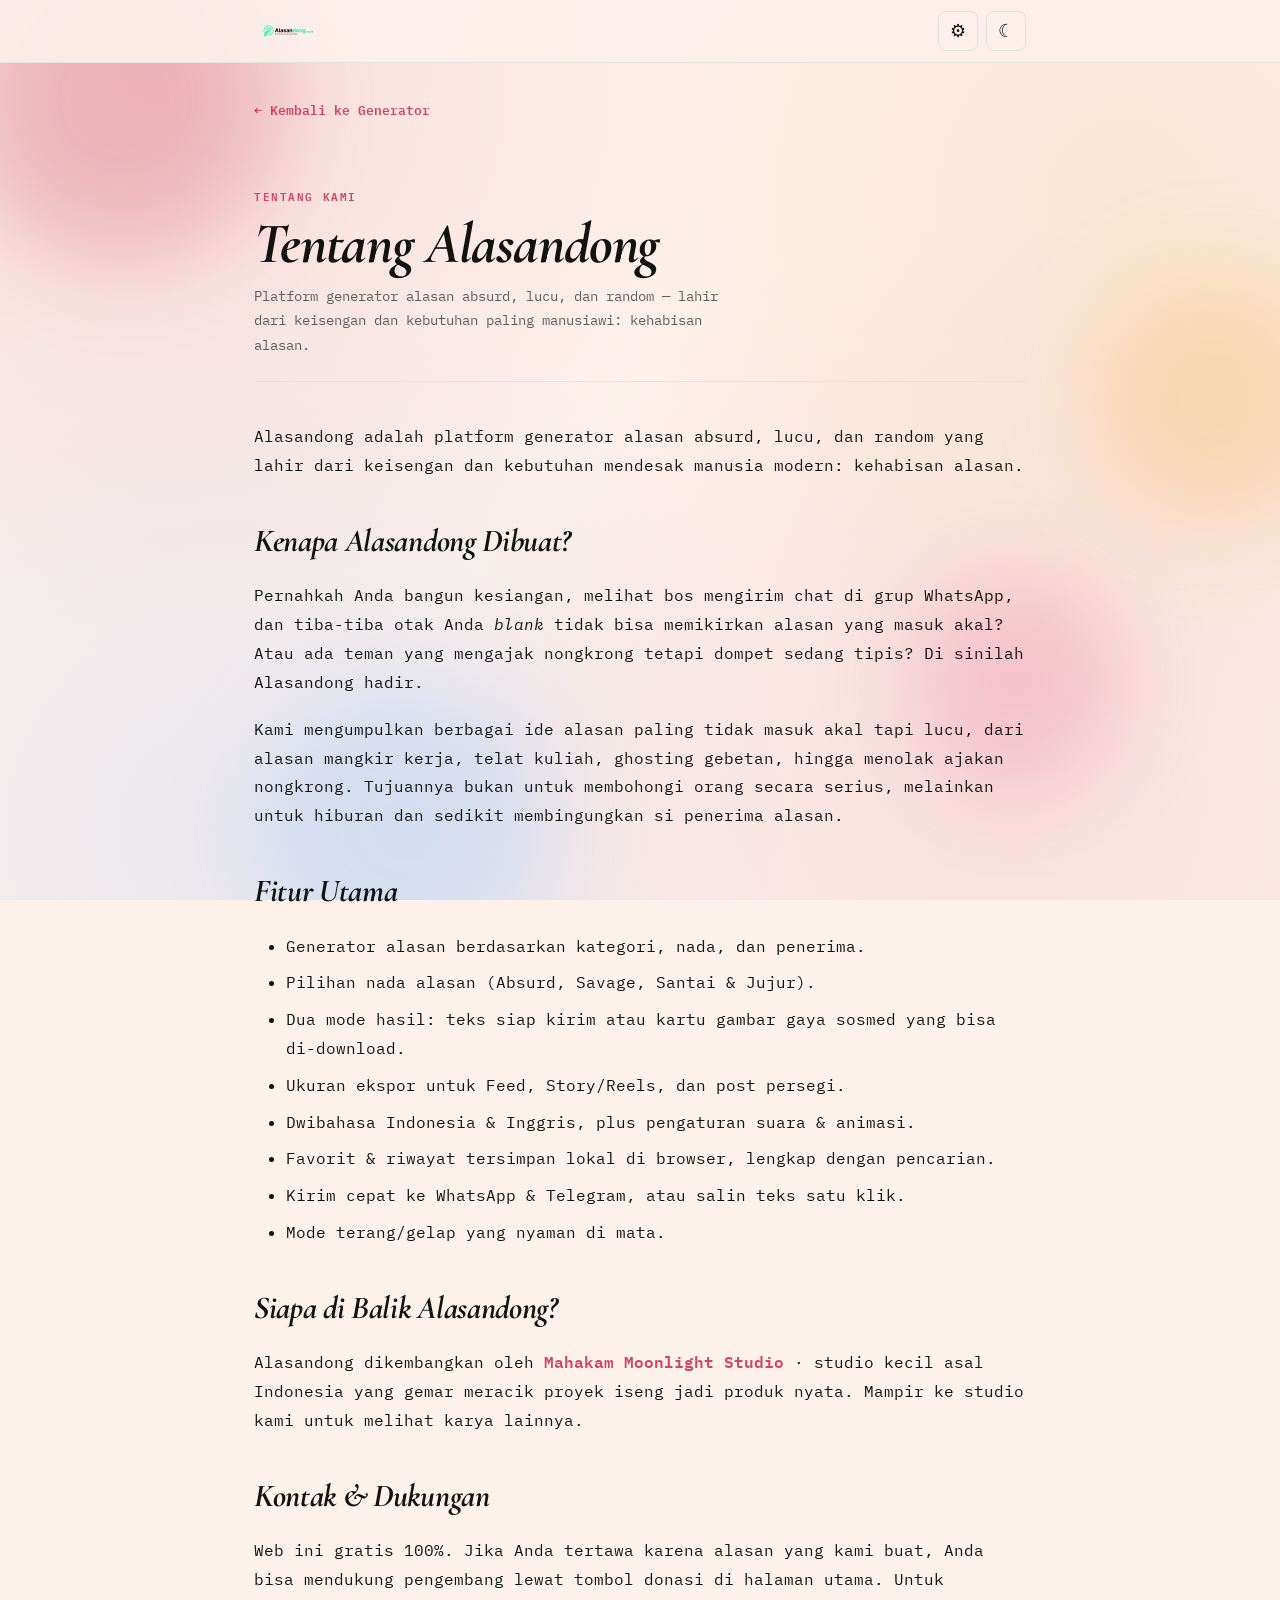
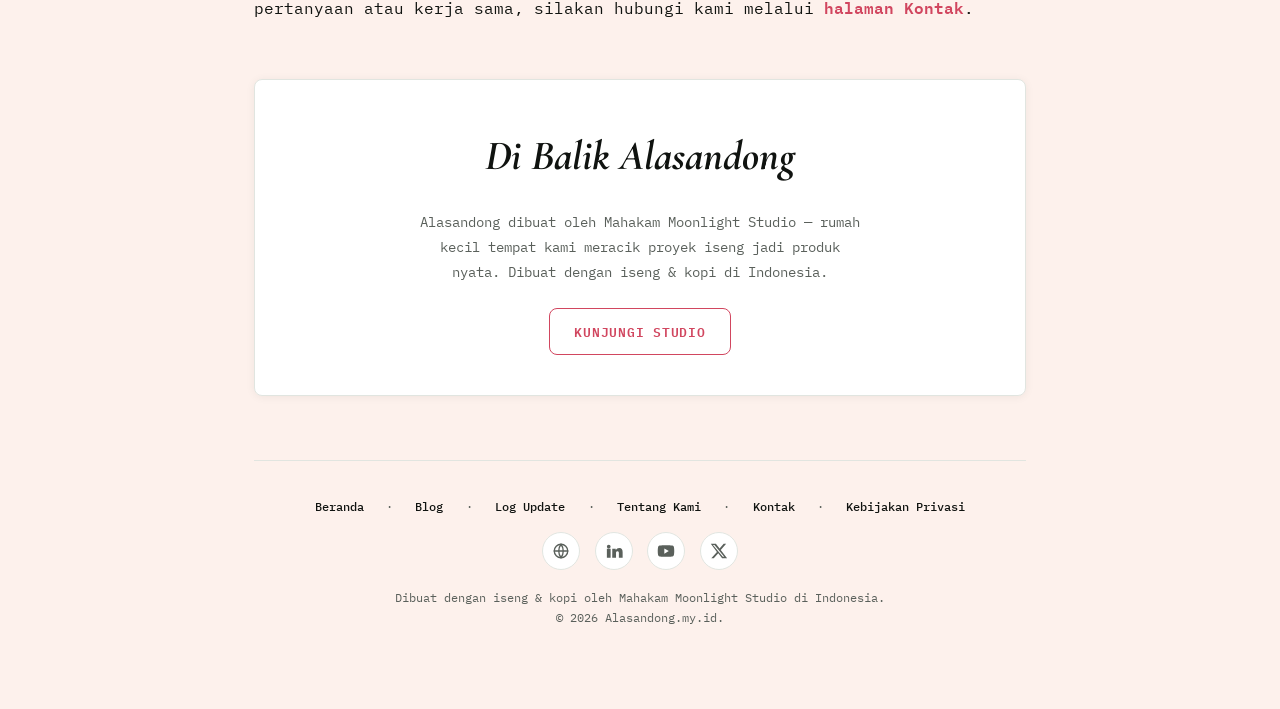
<file: about.html>
<!DOCTYPE html>
<html lang="id">
<head>
  <meta charset="UTF-8">
  <meta name="viewport" content="width=device-width, initial-scale=1.0">
  <title>Tentang Alasandong — Kisah di Balik Generator Alasan Absurd</title>
  <meta name="description" content="Kenapa Alasandong dibuat? Cerita di balik generator alasan otomatis absurd, lucu, dan random pilihan warga internet Indonesia, dari Mahakam Moonlight Studio.">
  <meta name="keywords" content="tentang alasandong, generator alasan, mahakam moonlight studio, kisah alasandong, apa itu alasandong">
  <meta name="author" content="Mahakam Moonlight Studio">
  <meta name="robots" content="index, follow, max-image-preview:large">
  <meta property="og:site_name" content="Alasandong">
  <meta property="og:locale" content="id_ID">
  <meta property="og:title" content="Tentang Kami — Alasandong">
  <meta property="og:description" content="Cerita di balik generator alasan absurd pilihan warga internet Indonesia.">
  <meta property="og:type" content="website">
  <meta property="og:url" content="https://alasandong.my.id/about.html">
  <meta property="og:image" content="https://alasandong.my.id/assets/logo.png">
  <meta name="twitter:card" content="summary">
  <meta name="twitter:title" content="Tentang Kami — Alasandong">
  <meta name="twitter:description" content="Cerita di balik generator alasan absurd pilihan warga internet Indonesia.">
  <meta name="twitter:image" content="https://alasandong.my.id/assets/logo.png">
  <link rel="canonical" href="https://alasandong.my.id/about.html">
  <link rel="alternate" hreflang="id" href="https://alasandong.my.id/about.html">
  <link rel="alternate" hreflang="x-default" href="https://alasandong.my.id/about.html">
  <link rel="icon" href="assets/icon-192.png" type="image/png" sizes="192x192">
  <link rel="preconnect" href="https://fonts.googleapis.com">
  <link rel="preconnect" href="https://fonts.gstatic.com" crossorigin>
  <link rel="stylesheet" href="https://fonts.googleapis.com/css2?family=Cormorant+Garamond:ital,wght@1,600;1,700&family=IBM+Plex+Mono:wght@400;500;600&display=swap" media="print" onload="this.media='all'">
  <noscript><link rel="stylesheet" href="https://fonts.googleapis.com/css2?family=Cormorant+Garamond:ital,wght@1,600;1,700&family=IBM+Plex+Mono:wght@400;500;600&display=swap"></noscript>
  <link rel="stylesheet" href="css/style.css">
  <script type="application/ld+json">
  {"@context":"https://schema.org","@type":"AboutPage","name":"Tentang Alasandong","url":"https://alasandong.my.id/about.html","inLanguage":"id","description":"Cerita di balik generator alasan otomatis absurd, lucu, dan random pilihan warga internet Indonesia.","publisher":{"@type":"Organization","name":"Mahakam Moonlight Studio","logo":{"@type":"ImageObject","url":"https://alasandong.my.id/assets/logo.png"}},"breadcrumb":{"@type":"BreadcrumbList","itemListElement":[{"@type":"ListItem","position":1,"name":"Beranda","item":"https://alasandong.my.id/"},{"@type":"ListItem","position":2,"name":"Tentang Kami","item":"https://alasandong.my.id/about.html"}]}}
  </script>
  <script>
  (function(){try{var t=localStorage.getItem('alasandong_theme');if(!t&&window.matchMedia&&window.matchMedia('(prefers-color-scheme: dark)').matches)t='dark';if(t==='high-contrast')t='dark';if(t==='dark')document.documentElement.classList.add('dark-mode');var m=localStorage.getItem('alasandong_motion');if(m==='off')document.documentElement.classList.add('reduce-motion');var h=new Date().getHours();var dp=h>=5&&h<10?'dawn':h>=10&&h<16?'day':h>=16&&h<19?'dusk':'night';document.documentElement.setAttribute('data-daypart',dp);}catch(e){}})();
  </script>
</head>
<body>
<a href="#main" class="skip-link">Lewati ke konten utama</a>

  <div class="bg-decor" aria-hidden="true"><span></span><span></span><span></span><span></span></div>

  <div class="topbar">
    <div class="topbar-inner">
      <a href="/" class="brand-mini" aria-label="Alasandong">
        <img id="brand-logo" src="assets/brand-logo-dark-sm.png" alt="Alasandong" width="61" height="34" fetchpriority="high">
      </a>
      <div class="topbar-actions">
        <button id="settings-toggle" class="icon-btn" data-i18n-title="settings.open" title="Pengaturan" aria-label="Pengaturan">⚙</button>
        <button id="theme-toggle" class="icon-btn" title="Ganti ke Mode Gelap" aria-label="Ganti ke Mode Gelap">☾</button>
      </div>
    </div>
  </div>

  <main id="main">
    <a href="/" class="back-link" data-i18n="nav.backGen">← Kembali ke Generator</a>

    <section class="page-hero" data-reveal>
      <div class="eyebrow">Tentang Kami</div>
      <h1>Tentang Alasandong</h1>
      <p class="sub">Platform generator alasan absurd, lucu, dan random — lahir dari keisengan dan kebutuhan paling manusiawi: kehabisan alasan.</p>
    </section>

    <section class="prose" data-reveal>
      <p>Alasandong adalah platform generator alasan absurd, lucu, dan random yang lahir dari keisengan dan kebutuhan mendesak manusia modern: kehabisan alasan.</p>

      <h2>Kenapa Alasandong Dibuat?</h2>
      <p>Pernahkah Anda bangun kesiangan, melihat bos mengirim chat di grup WhatsApp, dan tiba-tiba otak Anda <em>blank</em> tidak bisa memikirkan alasan yang masuk akal? Atau ada teman yang mengajak nongkrong tetapi dompet sedang tipis? Di sinilah Alasandong hadir.</p>
      <p>Kami mengumpulkan berbagai ide alasan paling tidak masuk akal tapi lucu, dari alasan mangkir kerja, telat kuliah, ghosting gebetan, hingga menolak ajakan nongkrong. Tujuannya bukan untuk membohongi orang secara serius, melainkan untuk hiburan dan sedikit membingungkan si penerima alasan.</p>

      <h2>Fitur Utama</h2>
      <ul>
        <li>Generator alasan berdasarkan kategori, nada, dan penerima.</li>
        <li>Pilihan nada alasan (Absurd, Savage, Santai &amp; Jujur).</li>
        <li>Dua mode hasil: teks siap kirim atau kartu gambar gaya sosmed yang bisa di-download.</li>
        <li>Ukuran ekspor untuk Feed, Story/Reels, dan post persegi.</li>
        <li>Dwibahasa Indonesia &amp; Inggris, plus pengaturan suara &amp; animasi.</li>
        <li>Favorit &amp; riwayat tersimpan lokal di browser, lengkap dengan pencarian.</li>
        <li>Kirim cepat ke WhatsApp &amp; Telegram, atau salin teks satu klik.</li>
        <li>Mode terang/gelap yang nyaman di mata.</li>
      </ul>

      <h2>Siapa di Balik Alasandong?</h2>
      <p>Alasandong dikembangkan oleh <a href="https://mahakam-moonlight-studio.page.gd/" target="_blank" rel="noopener noreferrer">Mahakam Moonlight Studio</a> · studio kecil asal Indonesia yang gemar meracik proyek iseng jadi produk nyata. Mampir ke studio kami untuk melihat karya lainnya.</p>

      <h2>Kontak &amp; Dukungan</h2>
      <p>Web ini gratis 100%. Jika Anda tertawa karena alasan yang kami buat, Anda bisa mendukung pengembang lewat tombol donasi di halaman utama. Untuk pertanyaan atau kerja sama, silakan hubungi kami melalui <a href="contact.html">halaman Kontak</a>.</p>
    </section>

    <section class="studio" data-reveal>
      <h2 data-i18n="studio.title">Di Balik Alasandong</h2>
      <p data-i18n="studio.body">Alasandong dibuat oleh Mahakam Moonlight Studio — rumah kecil tempat kami meracik proyek iseng jadi produk nyata. Dibuat dengan iseng & kopi di Indonesia.</p>
      <a href="https://mahakam-moonlight-studio.page.gd/" target="_blank" rel="noopener noreferrer" class="studio-link" data-i18n="studio.link">Kunjungi Studio</a>
    </section>

    <footer>
      <nav class="footer-nav">
        <a href="/" data-i18n="nav.home">Beranda</a> ·
        <a href="blog.html" data-i18n="nav.blog">Blog</a> ·
        <a href="log-update.html" data-i18n="nav.log">Log Update</a> ·
        <a href="about.html" data-i18n="nav.about">Tentang Kami</a> ·
        <a href="contact.html" data-i18n="nav.contact">Kontak</a> ·
        <a href="privacy-policy.html" data-i18n="nav.privacy">Kebijakan Privasi</a>
      </nav>
      <div class="footer-social">
        <a href="https://mahakam-moonlight-studio.page.gd/" target="_blank" rel="noopener noreferrer me" title="Website Mahakam Moonlight Studio" aria-label="Website Mahakam Moonlight Studio">
          <svg viewBox="0 0 24 24" fill="none" stroke="currentColor" stroke-width="1.8" stroke-linecap="round" stroke-linejoin="round" aria-hidden="true" focusable="false"><circle cx="12" cy="12" r="9"/><path d="M3 12h18M12 3a15 15 0 0 1 0 18a15 15 0 0 1 0-18"/></svg>
        </a>
        <a href="https://www.linkedin.com/in/muhammad-fauzan-raffa-al-habsy-369628411/" target="_blank" rel="noopener noreferrer me" title="LinkedIn" aria-label="LinkedIn">
          <svg viewBox="0 0 24 24" fill="currentColor" aria-hidden="true" focusable="false"><path d="M4.98 3.5a2.5 2.5 0 1 1 0 5a2.5 2.5 0 0 1 0-5M2.5 9h5v12h-5zM9.5 9h4.8v1.64h.07a5.26 5.26 0 0 1 4.73-2.6c3.37 0 4.4 2.22 4.4 5.61V21h-5v-6.13c0-1.46-.52-2.46-1.83-2.46c-1 0-1.6.67-1.86 1.32c-.1.23-.12.55-.12.87V21h-5s.07-10.9 0-12z"/></svg>
        </a>
        <a href="https://www.youtube.com/@MahakamMoonlightStudio" target="_blank" rel="noopener noreferrer me" title="YouTube" aria-label="YouTube">
          <svg viewBox="0 0 24 24" fill="currentColor" aria-hidden="true" focusable="false"><path d="M23 12s0-3.6-.46-5.32a2.78 2.78 0 0 0-1.95-1.96C18.88 4.25 12 4.25 12 4.25s-6.88 0-8.59.47A2.78 2.78 0 0 0 1.46 6.7C1 8.4 1 12 1 12s0 3.6.46 5.32a2.78 2.78 0 0 0 1.95 1.96c1.71.47 8.59.47 8.59.47s6.88 0 8.59-.47a2.78 2.78 0 0 0 1.95-1.96C23 15.6 23 12 23 12M9.75 15.5v-7l6 3.5z"/></svg>
        </a>
        <a href="https://x.com/MahakamMoocb" target="_blank" rel="noopener noreferrer me" title="X (Twitter)" aria-label="X (Twitter)">
          <svg viewBox="0 0 24 24" fill="currentColor" aria-hidden="true" focusable="false"><path d="M18.24 2.25h3.31l-7.23 8.26l8.5 11.24h-6.64l-5.2-6.8l-5.95 6.8H1.72l7.5-8.57L1.07 2.25h6.81l4.89 6.46zm-1.16 17.52h1.83L5.9 4.13H3.94z"/></svg>
        </a>
      </div>
      <p class="small" data-i18n="footer.credit">Dibuat dengan iseng & kopi oleh Mahakam Moonlight Studio di Indonesia.</p>
      <p class="small">&copy; 2026 Alasandong.my.id.</p>
    </footer>
  </main>

  <button type="button" id="to-top" class="to-top" aria-label="Kembali ke atas" title="Kembali ke atas">↑</button>

  <script src="js/i18n.js" defer></script>
  <script src="js/sound.js" defer></script>
  <script src="js/font.js" defer></script>
  <script src="js/daypart.js" defer></script>
  <script src="js/theme.js" defer></script>
  <script src="js/modal.js" defer></script>
  <script src="js/settings.js" defer></script>
  <script src="js/page.js" defer></script>
  <script src="js/analytics.js" defer></script>
</body>
</html>
</file>
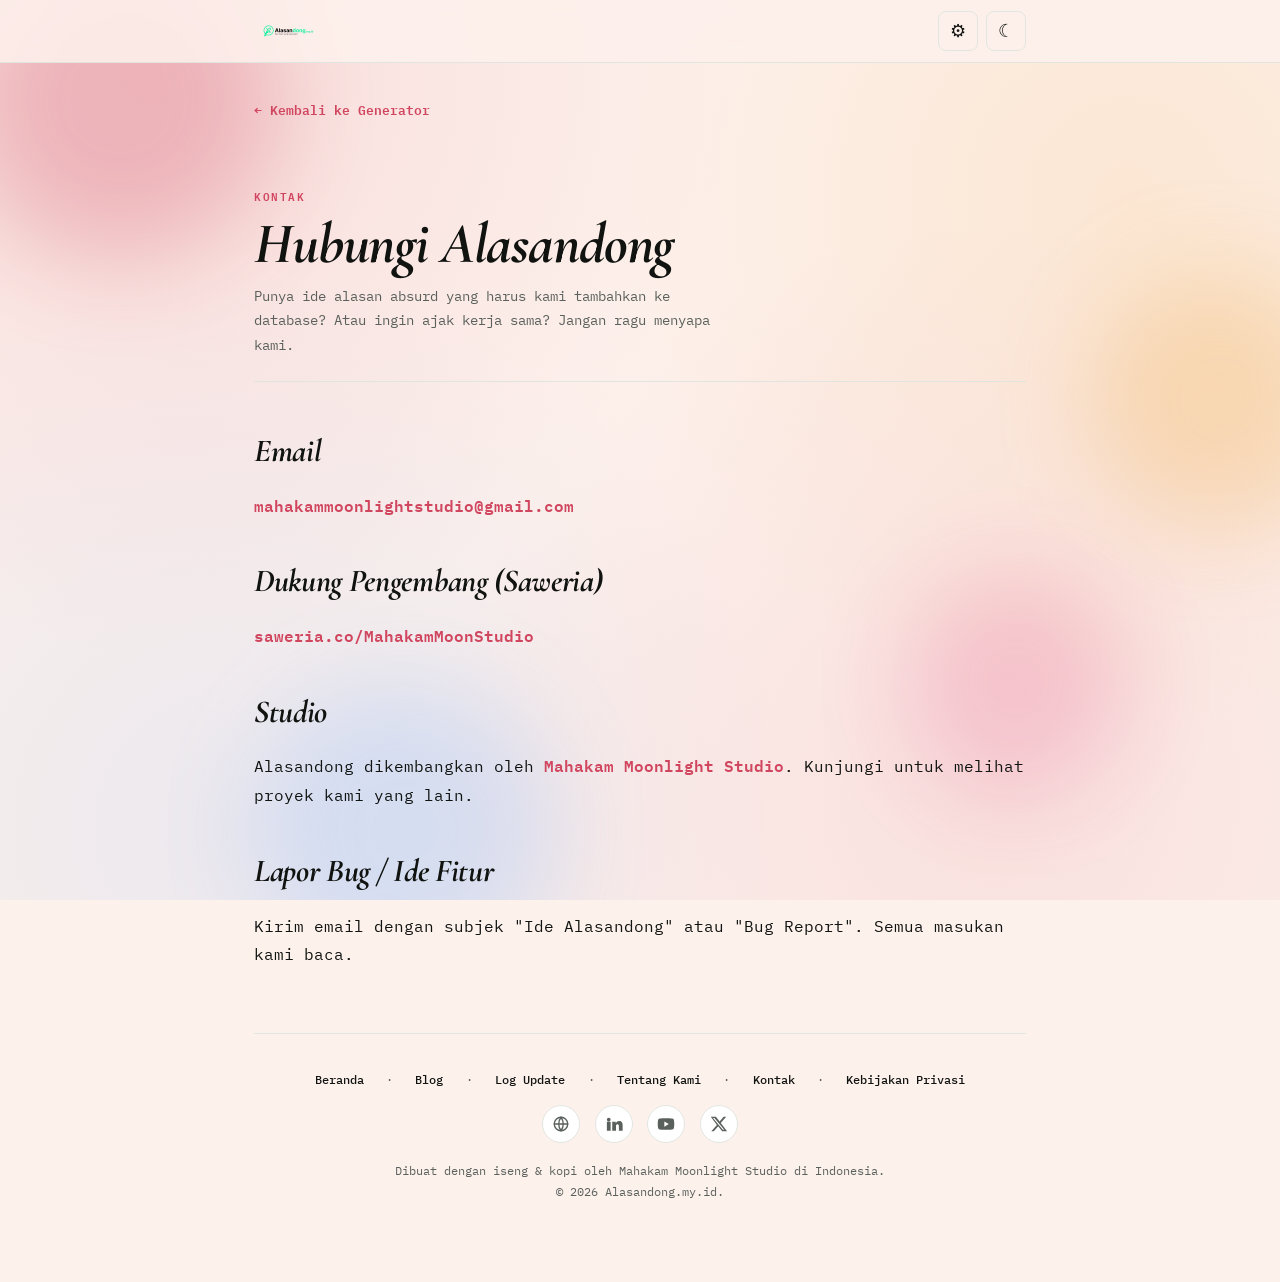
<file: contact.html>
<!DOCTYPE html>
<html lang="id">
<head>
  <meta charset="UTF-8">
  <meta name="viewport" content="width=device-width, initial-scale=1.0">
  <title>Kontak Alasandong — Email, Saweria, Lapor Bug & Ide Fitur</title>
  <meta name="description" content="Hubungi tim Alasandong: email, dukungan Saweria, lapor bug, atau kirim ide alasan absurd baru untuk ditambahkan ke database generator.">
  <meta name="keywords" content="kontak alasandong, hubungi alasandong, email alasandong, lapor bug, ide alasan">
  <meta name="author" content="Mahakam Moonlight Studio">
  <meta name="robots" content="index, follow">
  <meta property="og:site_name" content="Alasandong">
  <meta property="og:locale" content="id_ID">
  <meta property="og:title" content="Kontak — Alasandong">
  <meta property="og:description" content="Hubungi tim Alasandong: email, Saweria, lapor bug, atau kirim ide alasan absurd baru.">
  <meta property="og:type" content="website">
  <meta property="og:url" content="https://alasandong.my.id/contact.html">
  <meta property="og:image" content="https://alasandong.my.id/assets/logo.png">
  <meta name="twitter:card" content="summary">
  <meta name="twitter:title" content="Kontak — Alasandong">
  <meta name="twitter:description" content="Hubungi tim Alasandong: email, Saweria, lapor bug, atau kirim ide alasan absurd baru.">
  <meta name="twitter:image" content="https://alasandong.my.id/assets/logo.png">
  <link rel="canonical" href="https://alasandong.my.id/contact.html">
  <link rel="alternate" hreflang="id" href="https://alasandong.my.id/contact.html">
  <link rel="alternate" hreflang="x-default" href="https://alasandong.my.id/contact.html">
  <link rel="icon" href="assets/icon-192.png" type="image/png" sizes="192x192">
  <link rel="preconnect" href="https://fonts.googleapis.com">
  <link rel="preconnect" href="https://fonts.gstatic.com" crossorigin>
  <link rel="stylesheet" href="https://fonts.googleapis.com/css2?family=Cormorant+Garamond:ital,wght@1,600;1,700&family=IBM+Plex+Mono:wght@400;500;600&display=swap" media="print" onload="this.media='all'">
  <noscript><link rel="stylesheet" href="https://fonts.googleapis.com/css2?family=Cormorant+Garamond:ital,wght@1,600;1,700&family=IBM+Plex+Mono:wght@400;500;600&display=swap"></noscript>
  <link rel="stylesheet" href="css/style.css">
  <script type="application/ld+json">
  {"@context":"https://schema.org","@type":"ContactPage","name":"Kontak Alasandong","url":"https://alasandong.my.id/contact.html","inLanguage":"id","description":"Hubungi tim Alasandong: email, Saweria, lapor bug, atau kirim ide alasan absurd baru.","publisher":{"@type":"Organization","name":"Mahakam Moonlight Studio","email":"mahakammoonlightstudio@gmail.com","logo":{"@type":"ImageObject","url":"https://alasandong.my.id/assets/logo.png"}},"breadcrumb":{"@type":"BreadcrumbList","itemListElement":[{"@type":"ListItem","position":1,"name":"Beranda","item":"https://alasandong.my.id/"},{"@type":"ListItem","position":2,"name":"Kontak","item":"https://alasandong.my.id/contact.html"}]}}
  </script>
  <script>
  (function(){try{var t=localStorage.getItem('alasandong_theme');if(!t&&window.matchMedia&&window.matchMedia('(prefers-color-scheme: dark)').matches)t='dark';if(t==='high-contrast')t='dark';if(t==='dark')document.documentElement.classList.add('dark-mode');var m=localStorage.getItem('alasandong_motion');if(m==='off')document.documentElement.classList.add('reduce-motion');var h=new Date().getHours();var dp=h>=5&&h<10?'dawn':h>=10&&h<16?'day':h>=16&&h<19?'dusk':'night';document.documentElement.setAttribute('data-daypart',dp);}catch(e){}})();
  </script>
</head>
<body>
<a href="#main" class="skip-link">Lewati ke konten utama</a>

  <div class="bg-decor" aria-hidden="true"><span></span><span></span><span></span><span></span></div>

  <div class="topbar">
    <div class="topbar-inner">
      <a href="/" class="brand-mini" aria-label="Alasandong">
        <img id="brand-logo" src="assets/brand-logo-dark-sm.png" alt="Alasandong" width="61" height="34" fetchpriority="high">
      </a>
      <div class="topbar-actions">
        <button id="settings-toggle" class="icon-btn" data-i18n-title="settings.open" title="Pengaturan" aria-label="Pengaturan">⚙</button>
        <button id="theme-toggle" class="icon-btn" title="Ganti ke Mode Gelap" aria-label="Ganti ke Mode Gelap">☾</button>
      </div>
    </div>
  </div>

  <main id="main">
    <a href="/" class="back-link" data-i18n="nav.backGen">← Kembali ke Generator</a>

    <section class="page-hero" data-reveal>
      <div class="eyebrow">Kontak</div>
      <h1>Hubungi Alasandong</h1>
      <p class="sub">Punya ide alasan absurd yang harus kami tambahkan ke database? Atau ingin ajak kerja sama? Jangan ragu menyapa kami.</p>
    </section>

    <section class="prose" data-reveal>
      <h2>Email</h2>
      <p><a href="mailto:mahakammoonlightstudio@gmail.com">mahakammoonlightstudio@gmail.com</a></p>

      <h2>Dukung Pengembang (Saweria)</h2>
      <p><a href="https://saweria.co/MahakamMoonStudio" target="_blank" rel="noopener noreferrer">saweria.co/MahakamMoonStudio</a></p>

      <h2>Studio</h2>
      <p>Alasandong dikembangkan oleh <a href="https://mahakam-moonlight-studio.page.gd/" target="_blank" rel="noopener noreferrer">Mahakam Moonlight Studio</a>. Kunjungi untuk melihat proyek kami yang lain.</p>

      <h2>Lapor Bug / Ide Fitur</h2>
      <p>Kirim email dengan subjek "Ide Alasandong" atau "Bug Report". Semua masukan kami baca.</p>
    </section>

    <footer>
      <nav class="footer-nav">
        <a href="/" data-i18n="nav.home">Beranda</a> ·
        <a href="blog.html" data-i18n="nav.blog">Blog</a> ·
        <a href="log-update.html" data-i18n="nav.log">Log Update</a> ·
        <a href="about.html" data-i18n="nav.about">Tentang Kami</a> ·
        <a href="contact.html" data-i18n="nav.contact">Kontak</a> ·
        <a href="privacy-policy.html" data-i18n="nav.privacy">Kebijakan Privasi</a>
      </nav>
      <div class="footer-social">
        <a href="https://mahakam-moonlight-studio.page.gd/" target="_blank" rel="noopener noreferrer me" title="Website Mahakam Moonlight Studio" aria-label="Website Mahakam Moonlight Studio">
          <svg viewBox="0 0 24 24" fill="none" stroke="currentColor" stroke-width="1.8" stroke-linecap="round" stroke-linejoin="round" aria-hidden="true" focusable="false"><circle cx="12" cy="12" r="9"/><path d="M3 12h18M12 3a15 15 0 0 1 0 18a15 15 0 0 1 0-18"/></svg>
        </a>
        <a href="https://www.linkedin.com/in/muhammad-fauzan-raffa-al-habsy-369628411/" target="_blank" rel="noopener noreferrer me" title="LinkedIn" aria-label="LinkedIn">
          <svg viewBox="0 0 24 24" fill="currentColor" aria-hidden="true" focusable="false"><path d="M4.98 3.5a2.5 2.5 0 1 1 0 5a2.5 2.5 0 0 1 0-5M2.5 9h5v12h-5zM9.5 9h4.8v1.64h.07a5.26 5.26 0 0 1 4.73-2.6c3.37 0 4.4 2.22 4.4 5.61V21h-5v-6.13c0-1.46-.52-2.46-1.83-2.46c-1 0-1.6.67-1.86 1.32c-.1.23-.12.55-.12.87V21h-5s.07-10.9 0-12z"/></svg>
        </a>
        <a href="https://www.youtube.com/@MahakamMoonlightStudio" target="_blank" rel="noopener noreferrer me" title="YouTube" aria-label="YouTube">
          <svg viewBox="0 0 24 24" fill="currentColor" aria-hidden="true" focusable="false"><path d="M23 12s0-3.6-.46-5.32a2.78 2.78 0 0 0-1.95-1.96C18.88 4.25 12 4.25 12 4.25s-6.88 0-8.59.47A2.78 2.78 0 0 0 1.46 6.7C1 8.4 1 12 1 12s0 3.6.46 5.32a2.78 2.78 0 0 0 1.95 1.96c1.71.47 8.59.47 8.59.47s6.88 0 8.59-.47a2.78 2.78 0 0 0 1.95-1.96C23 15.6 23 12 23 12M9.75 15.5v-7l6 3.5z"/></svg>
        </a>
        <a href="https://x.com/MahakamMoocb" target="_blank" rel="noopener noreferrer me" title="X (Twitter)" aria-label="X (Twitter)">
          <svg viewBox="0 0 24 24" fill="currentColor" aria-hidden="true" focusable="false"><path d="M18.24 2.25h3.31l-7.23 8.26l8.5 11.24h-6.64l-5.2-6.8l-5.95 6.8H1.72l7.5-8.57L1.07 2.25h6.81l4.89 6.46zm-1.16 17.52h1.83L5.9 4.13H3.94z"/></svg>
        </a>
      </div>
      <p class="small" data-i18n="footer.credit">Dibuat dengan iseng & kopi oleh Mahakam Moonlight Studio di Indonesia.</p>
      <p class="small">&copy; 2026 Alasandong.my.id.</p>
    </footer>
  </main>

  <button type="button" id="to-top" class="to-top" aria-label="Kembali ke atas" title="Kembali ke atas">↑</button>

  <script src="js/i18n.js" defer></script>
  <script src="js/sound.js" defer></script>
  <script src="js/font.js" defer></script>
  <script src="js/daypart.js" defer></script>
  <script src="js/theme.js" defer></script>
  <script src="js/modal.js" defer></script>
  <script src="js/settings.js" defer></script>
  <script src="js/page.js" defer></script>
  <script src="js/analytics.js" defer></script>
</body>
</html>
</file>
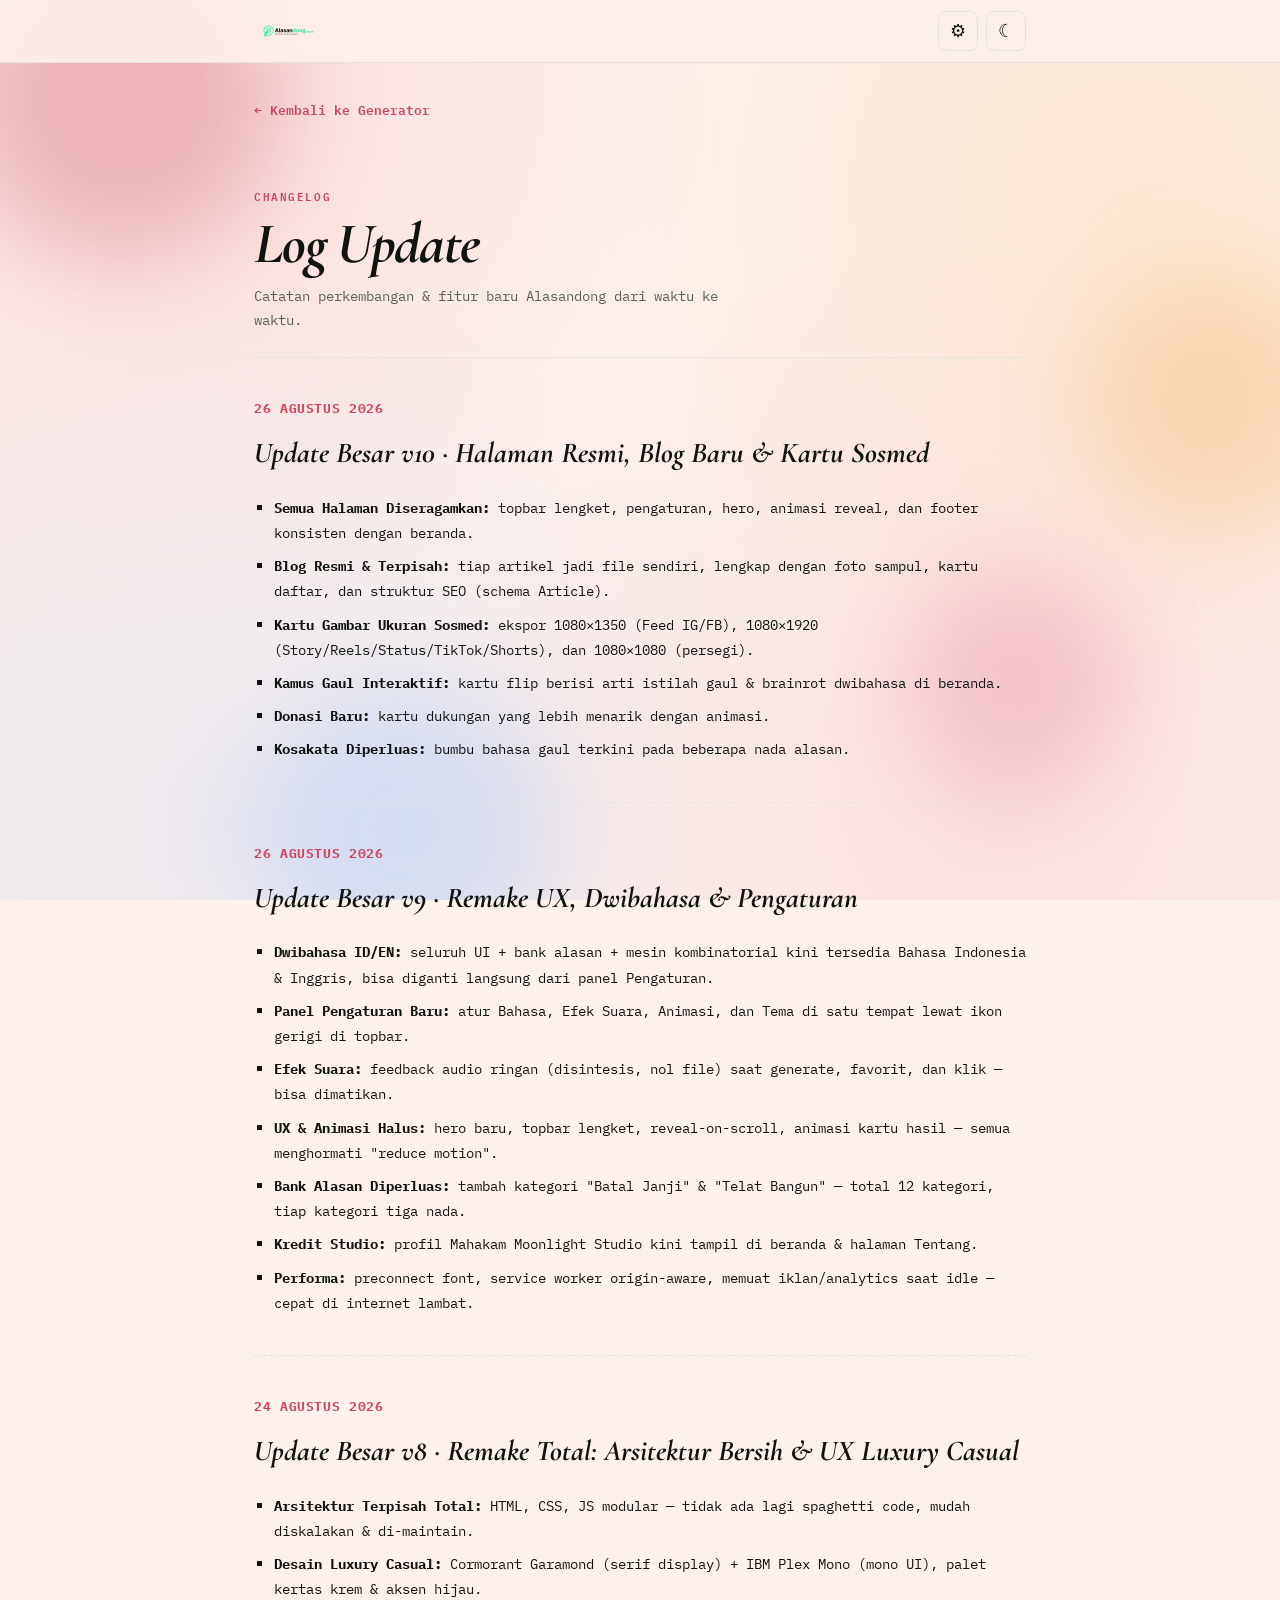
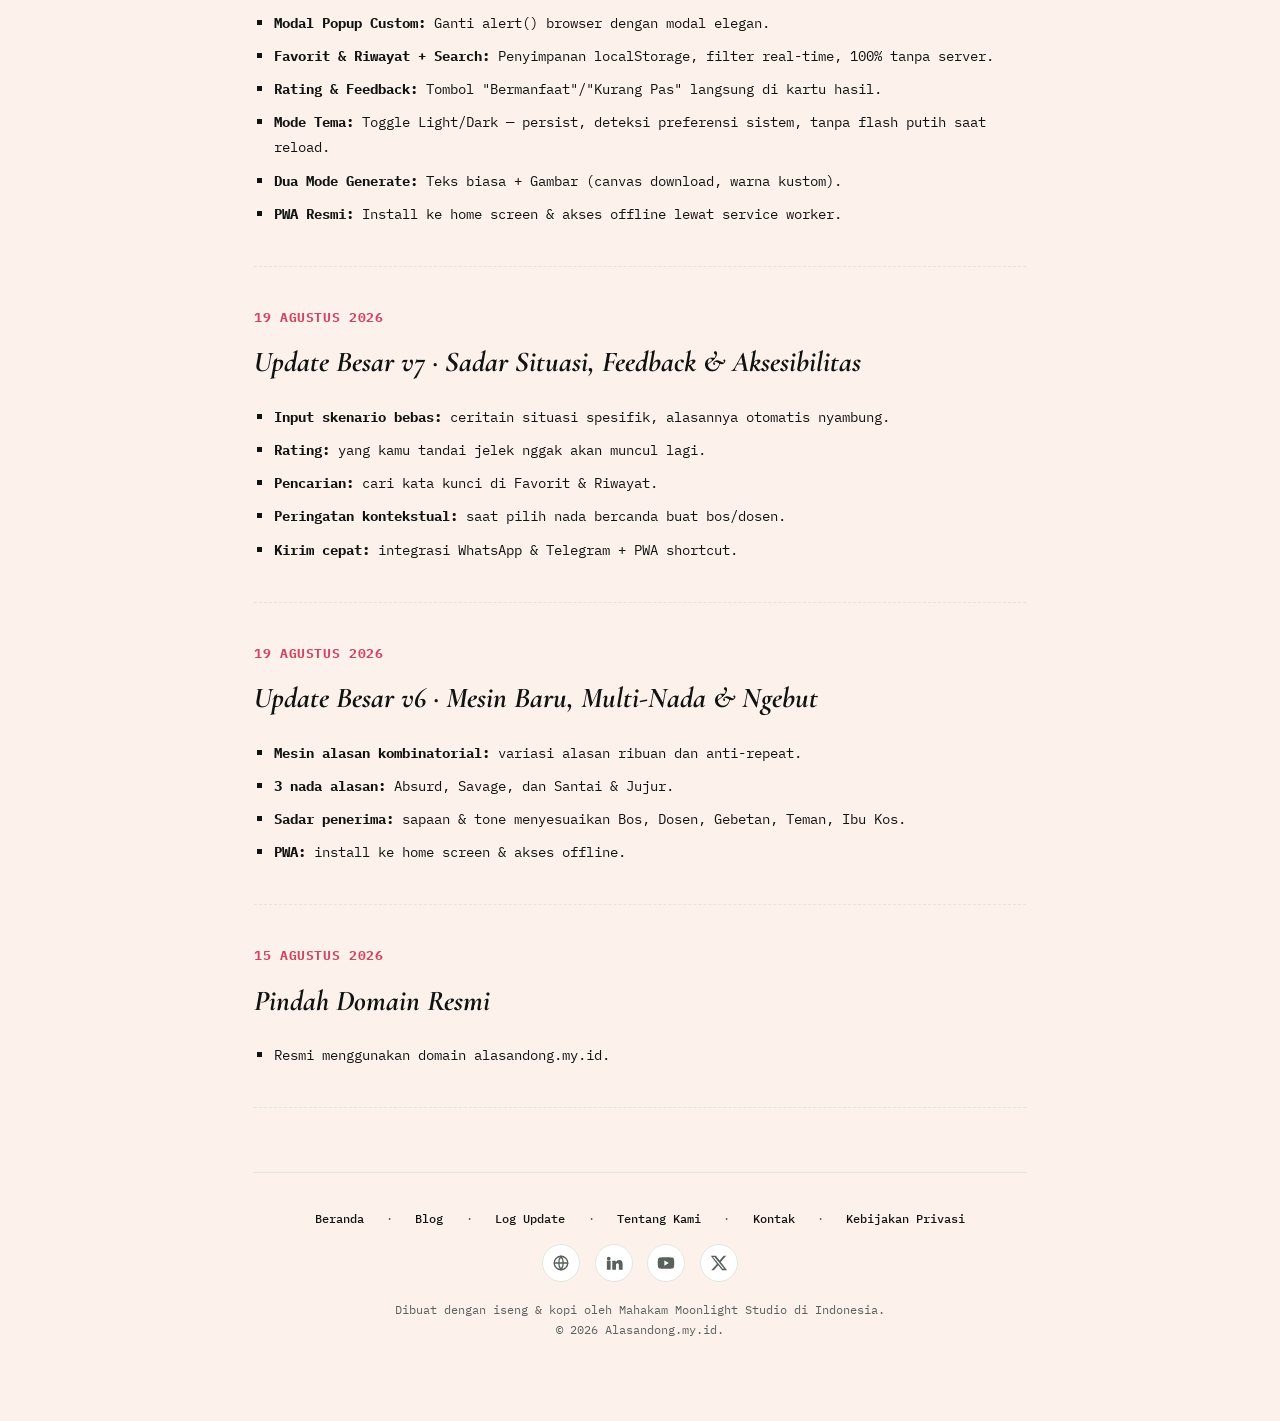
<file: log-update.html>
<!DOCTYPE html>
<html lang="id">
<head>
  <meta charset="UTF-8">
  <meta name="viewport" content="width=device-width, initial-scale=1.0">
  <title>Log Update Alasandong — Changelog Fitur & Perkembangan</title>
  <meta name="description" content="Catatan perkembangan dan fitur baru Alasandong dari waktu ke waktu: kartu gambar sosmed, dwibahasa, mesin alasan kombinatorial, PWA, dan banyak lagi.">
  <meta name="keywords" content="log update alasandong, changelog alasandong, fitur baru alasandong, riwayat update">
  <meta name="author" content="Mahakam Moonlight Studio">
  <meta name="robots" content="index, follow">
  <meta property="og:site_name" content="Alasandong">
  <meta property="og:locale" content="id_ID">
  <meta property="og:title" content="Log Update — Alasandong">
  <meta property="og:description" content="Catatan perkembangan dan fitur baru Alasandong dari waktu ke waktu.">
  <meta property="og:type" content="website">
  <meta property="og:url" content="https://alasandong.my.id/log-update.html">
  <meta property="og:image" content="https://alasandong.my.id/assets/logo.png">
  <meta name="twitter:card" content="summary">
  <meta name="twitter:title" content="Log Update — Alasandong">
  <meta name="twitter:description" content="Catatan perkembangan dan fitur baru Alasandong dari waktu ke waktu.">
  <meta name="twitter:image" content="https://alasandong.my.id/assets/logo.png">
  <link rel="canonical" href="https://alasandong.my.id/log-update.html">
  <link rel="alternate" hreflang="id" href="https://alasandong.my.id/log-update.html">
  <link rel="alternate" hreflang="x-default" href="https://alasandong.my.id/log-update.html">
  <link rel="icon" href="assets/icon-192.png" type="image/png" sizes="192x192">
  <link rel="preconnect" href="https://fonts.googleapis.com">
  <link rel="preconnect" href="https://fonts.gstatic.com" crossorigin>
  <link rel="stylesheet" href="https://fonts.googleapis.com/css2?family=Cormorant+Garamond:ital,wght@1,600;1,700&family=IBM+Plex+Mono:wght@400;500;600&display=swap" media="print" onload="this.media='all'">
  <noscript><link rel="stylesheet" href="https://fonts.googleapis.com/css2?family=Cormorant+Garamond:ital,wght@1,600;1,700&family=IBM+Plex+Mono:wght@400;500;600&display=swap"></noscript>
  <link rel="stylesheet" href="css/style.css">
  <script type="application/ld+json">
  {"@context":"https://schema.org","@type":"WebPage","name":"Log Update Alasandong","url":"https://alasandong.my.id/log-update.html","inLanguage":"id","description":"Catatan perkembangan dan fitur baru Alasandong dari waktu ke waktu.","dateModified":"2026-08-26","publisher":{"@type":"Organization","name":"Mahakam Moonlight Studio","logo":{"@type":"ImageObject","url":"https://alasandong.my.id/assets/logo.png"}},"breadcrumb":{"@type":"BreadcrumbList","itemListElement":[{"@type":"ListItem","position":1,"name":"Beranda","item":"https://alasandong.my.id/"},{"@type":"ListItem","position":2,"name":"Log Update","item":"https://alasandong.my.id/log-update.html"}]}}
  </script>
  <style>
    .log-item {
      margin-bottom: 2.5rem;
      border-bottom: 1px dashed var(--garis);
      padding-bottom: 2rem;
    }
    .log-date {
      font-size: 0.8rem;
      color: var(--bata);
      font-weight: 700;
      text-transform: uppercase;
      letter-spacing: 0.05em;
      margin-bottom: 0.5rem;
    }
    .log-title {
      font-family: 'Cormorant Garamond', serif;
      font-size: 1.8rem;
      font-style: italic;
      margin-bottom: 1rem;
    }
    .log-list {
      list-style-type: square;
      padding-left: 1.25rem;
      font-size: 0.9rem;
      color: var(--tinta);
    }
    .log-list li { margin-bottom: 0.5rem; }
  </style>
  <script>
  (function(){try{var t=localStorage.getItem('alasandong_theme');if(!t&&window.matchMedia&&window.matchMedia('(prefers-color-scheme: dark)').matches)t='dark';if(t==='high-contrast')t='dark';if(t==='dark')document.documentElement.classList.add('dark-mode');var m=localStorage.getItem('alasandong_motion');if(m==='off')document.documentElement.classList.add('reduce-motion');var h=new Date().getHours();var dp=h>=5&&h<10?'dawn':h>=10&&h<16?'day':h>=16&&h<19?'dusk':'night';document.documentElement.setAttribute('data-daypart',dp);}catch(e){}})();
  </script>
</head>
<body>
<a href="#main" class="skip-link">Lewati ke konten utama</a>

  <div class="bg-decor" aria-hidden="true"><span></span><span></span><span></span><span></span></div>

  <div class="topbar">
    <div class="topbar-inner">
      <a href="/" class="brand-mini" aria-label="Alasandong">
        <img id="brand-logo" src="assets/brand-logo-dark-sm.png" alt="Alasandong" width="61" height="34" fetchpriority="high">
      </a>
      <div class="topbar-actions">
        <button id="settings-toggle" class="icon-btn" data-i18n-title="settings.open" title="Pengaturan" aria-label="Pengaturan">⚙</button>
        <button id="theme-toggle" class="icon-btn" title="Ganti ke Mode Gelap" aria-label="Ganti ke Mode Gelap">☾</button>
      </div>
    </div>
  </div>

  <main id="main">
    <a href="/" class="back-link" data-i18n="nav.backGen">← Kembali ke Generator</a>

    <section class="page-hero" data-reveal>
      <div class="eyebrow">Changelog</div>
      <h1>Log Update</h1>
      <p class="sub">Catatan perkembangan &amp; fitur baru Alasandong dari waktu ke waktu.</p>
    </section>

    <section data-reveal>
      <article class="log-item">
        <div class="log-date">26 Agustus 2026</div>
        <h2 class="log-title">Update Besar v10 · Halaman Resmi, Blog Baru & Kartu Sosmed</h2>
        <ul class="log-list">
          <li><strong>Semua Halaman Diseragamkan:</strong> topbar lengket, pengaturan, hero, animasi reveal, dan footer konsisten dengan beranda.</li>
          <li><strong>Blog Resmi & Terpisah:</strong> tiap artikel jadi file sendiri, lengkap dengan foto sampul, kartu daftar, dan struktur SEO (schema Article).</li>
          <li><strong>Kartu Gambar Ukuran Sosmed:</strong> ekspor 1080×1350 (Feed IG/FB), 1080×1920 (Story/Reels/Status/TikTok/Shorts), dan 1080×1080 (persegi).</li>
          <li><strong>Kamus Gaul Interaktif:</strong> kartu flip berisi arti istilah gaul &amp; brainrot dwibahasa di beranda.</li>
          <li><strong>Donasi Baru:</strong> kartu dukungan yang lebih menarik dengan animasi.</li>
          <li><strong>Kosakata Diperluas:</strong> bumbu bahasa gaul terkini pada beberapa nada alasan.</li>
        </ul>
      </article>

      <article class="log-item">
        <div class="log-date">26 Agustus 2026</div>
        <h2 class="log-title">Update Besar v9 · Remake UX, Dwibahasa & Pengaturan</h2>
        <ul class="log-list">
          <li><strong>Dwibahasa ID/EN:</strong> seluruh UI + bank alasan + mesin kombinatorial kini tersedia Bahasa Indonesia & Inggris, bisa diganti langsung dari panel Pengaturan.</li>
          <li><strong>Panel Pengaturan Baru:</strong> atur Bahasa, Efek Suara, Animasi, dan Tema di satu tempat lewat ikon gerigi di topbar.</li>
          <li><strong>Efek Suara:</strong> feedback audio ringan (disintesis, nol file) saat generate, favorit, dan klik — bisa dimatikan.</li>
          <li><strong>UX & Animasi Halus:</strong> hero baru, topbar lengket, reveal-on-scroll, animasi kartu hasil — semua menghormati "reduce motion".</li>
          <li><strong>Bank Alasan Diperluas:</strong> tambah kategori "Batal Janji" & "Telat Bangun" — total 12 kategori, tiap kategori tiga nada.</li>
          <li><strong>Kredit Studio:</strong> profil Mahakam Moonlight Studio kini tampil di beranda & halaman Tentang.</li>
          <li><strong>Performa:</strong> preconnect font, service worker origin-aware, memuat iklan/analytics saat idle — cepat di internet lambat.</li>
        </ul>
      </article>

      <article class="log-item">
        <div class="log-date">24 Agustus 2026</div>
        <h2 class="log-title">Update Besar v8 · Remake Total: Arsitektur Bersih & UX Luxury Casual</h2>
        <ul class="log-list">
          <li><strong>Arsitektur Terpisah Total:</strong> HTML, CSS, JS modular — tidak ada lagi spaghetti code, mudah diskalakan & di-maintain.</li>
          <li><strong>Desain Luxury Casual:</strong> Cormorant Garamond (serif display) + IBM Plex Mono (mono UI), palet kertas krem & aksen hijau.</li>
          <li><strong>Modal Popup Custom:</strong> Ganti alert() browser dengan modal elegan.</li>
          <li><strong>Favorit & Riwayat + Search:</strong> Penyimpanan localStorage, filter real-time, 100% tanpa server.</li>
          <li><strong>Rating & Feedback:</strong> Tombol "Bermanfaat"/"Kurang Pas" langsung di kartu hasil.</li>
          <li><strong>Mode Tema:</strong> Toggle Light/Dark — persist, deteksi preferensi sistem, tanpa flash putih saat reload.</li>
          <li><strong>Dua Mode Generate:</strong> Teks biasa + Gambar (canvas download, warna kustom).</li>
          <li><strong>PWA Resmi:</strong> Install ke home screen & akses offline lewat service worker.</li>
        </ul>
      </article>

      <article class="log-item">
        <div class="log-date">19 Agustus 2026</div>
        <h2 class="log-title">Update Besar v7 · Sadar Situasi, Feedback & Aksesibilitas</h2>
        <ul class="log-list">
          <li><strong>Input skenario bebas:</strong> ceritain situasi spesifik, alasannya otomatis nyambung.</li>
          <li><strong>Rating:</strong> yang kamu tandai jelek nggak akan muncul lagi.</li>
          <li><strong>Pencarian:</strong> cari kata kunci di Favorit & Riwayat.</li>
          <li><strong>Peringatan kontekstual:</strong> saat pilih nada bercanda buat bos/dosen.</li>
          <li><strong>Kirim cepat:</strong> integrasi WhatsApp & Telegram + PWA shortcut.</li>
        </ul>
      </article>

      <article class="log-item">
        <div class="log-date">19 Agustus 2026</div>
        <h2 class="log-title">Update Besar v6 · Mesin Baru, Multi-Nada & Ngebut</h2>
        <ul class="log-list">
          <li><strong>Mesin alasan kombinatorial:</strong> variasi alasan ribuan dan anti-repeat.</li>
          <li><strong>3 nada alasan:</strong> Absurd, Savage, dan Santai & Jujur.</li>
          <li><strong>Sadar penerima:</strong> sapaan & tone menyesuaikan Bos, Dosen, Gebetan, Teman, Ibu Kos.</li>
          <li><strong>PWA:</strong> install ke home screen & akses offline.</li>
        </ul>
      </article>

      <article class="log-item">
        <div class="log-date">15 Agustus 2026</div>
        <h2 class="log-title">Pindah Domain Resmi</h2>
        <ul class="log-list">
          <li>Resmi menggunakan domain alasandong.my.id.</li>
        </ul>
      </article>
    </section>

    <footer>
      <nav class="footer-nav">
        <a href="/" data-i18n="nav.home">Beranda</a> ·
        <a href="blog.html" data-i18n="nav.blog">Blog</a> ·
        <a href="log-update.html" data-i18n="nav.log">Log Update</a> ·
        <a href="about.html" data-i18n="nav.about">Tentang Kami</a> ·
        <a href="contact.html" data-i18n="nav.contact">Kontak</a> ·
        <a href="privacy-policy.html" data-i18n="nav.privacy">Kebijakan Privasi</a>
      </nav>
      <div class="footer-social">
        <a href="https://mahakam-moonlight-studio.page.gd/" target="_blank" rel="noopener noreferrer me" title="Website Mahakam Moonlight Studio" aria-label="Website Mahakam Moonlight Studio">
          <svg viewBox="0 0 24 24" fill="none" stroke="currentColor" stroke-width="1.8" stroke-linecap="round" stroke-linejoin="round" aria-hidden="true" focusable="false"><circle cx="12" cy="12" r="9"/><path d="M3 12h18M12 3a15 15 0 0 1 0 18a15 15 0 0 1 0-18"/></svg>
        </a>
        <a href="https://www.linkedin.com/in/muhammad-fauzan-raffa-al-habsy-369628411/" target="_blank" rel="noopener noreferrer me" title="LinkedIn" aria-label="LinkedIn">
          <svg viewBox="0 0 24 24" fill="currentColor" aria-hidden="true" focusable="false"><path d="M4.98 3.5a2.5 2.5 0 1 1 0 5a2.5 2.5 0 0 1 0-5M2.5 9h5v12h-5zM9.5 9h4.8v1.64h.07a5.26 5.26 0 0 1 4.73-2.6c3.37 0 4.4 2.22 4.4 5.61V21h-5v-6.13c0-1.46-.52-2.46-1.83-2.46c-1 0-1.6.67-1.86 1.32c-.1.23-.12.55-.12.87V21h-5s.07-10.9 0-12z"/></svg>
        </a>
        <a href="https://www.youtube.com/@MahakamMoonlightStudio" target="_blank" rel="noopener noreferrer me" title="YouTube" aria-label="YouTube">
          <svg viewBox="0 0 24 24" fill="currentColor" aria-hidden="true" focusable="false"><path d="M23 12s0-3.6-.46-5.32a2.78 2.78 0 0 0-1.95-1.96C18.88 4.25 12 4.25 12 4.25s-6.88 0-8.59.47A2.78 2.78 0 0 0 1.46 6.7C1 8.4 1 12 1 12s0 3.6.46 5.32a2.78 2.78 0 0 0 1.95 1.96c1.71.47 8.59.47 8.59.47s6.88 0 8.59-.47a2.78 2.78 0 0 0 1.95-1.96C23 15.6 23 12 23 12M9.75 15.5v-7l6 3.5z"/></svg>
        </a>
        <a href="https://x.com/MahakamMoocb" target="_blank" rel="noopener noreferrer me" title="X (Twitter)" aria-label="X (Twitter)">
          <svg viewBox="0 0 24 24" fill="currentColor" aria-hidden="true" focusable="false"><path d="M18.24 2.25h3.31l-7.23 8.26l8.5 11.24h-6.64l-5.2-6.8l-5.95 6.8H1.72l7.5-8.57L1.07 2.25h6.81l4.89 6.46zm-1.16 17.52h1.83L5.9 4.13H3.94z"/></svg>
        </a>
      </div>
      <p class="small" data-i18n="footer.credit">Dibuat dengan iseng & kopi oleh Mahakam Moonlight Studio di Indonesia.</p>
      <p class="small">&copy; 2026 Alasandong.my.id.</p>
    </footer>
  </main>

  <button type="button" id="to-top" class="to-top" aria-label="Kembali ke atas" title="Kembali ke atas">↑</button>

  <script src="js/i18n.js" defer></script>
  <script src="js/sound.js" defer></script>
  <script src="js/font.js" defer></script>
  <script src="js/daypart.js" defer></script>
  <script src="js/theme.js" defer></script>
  <script src="js/modal.js" defer></script>
  <script src="js/settings.js" defer></script>
  <script src="js/page.js" defer></script>
  <script src="js/analytics.js" defer></script>
</body>
</html>
</file>
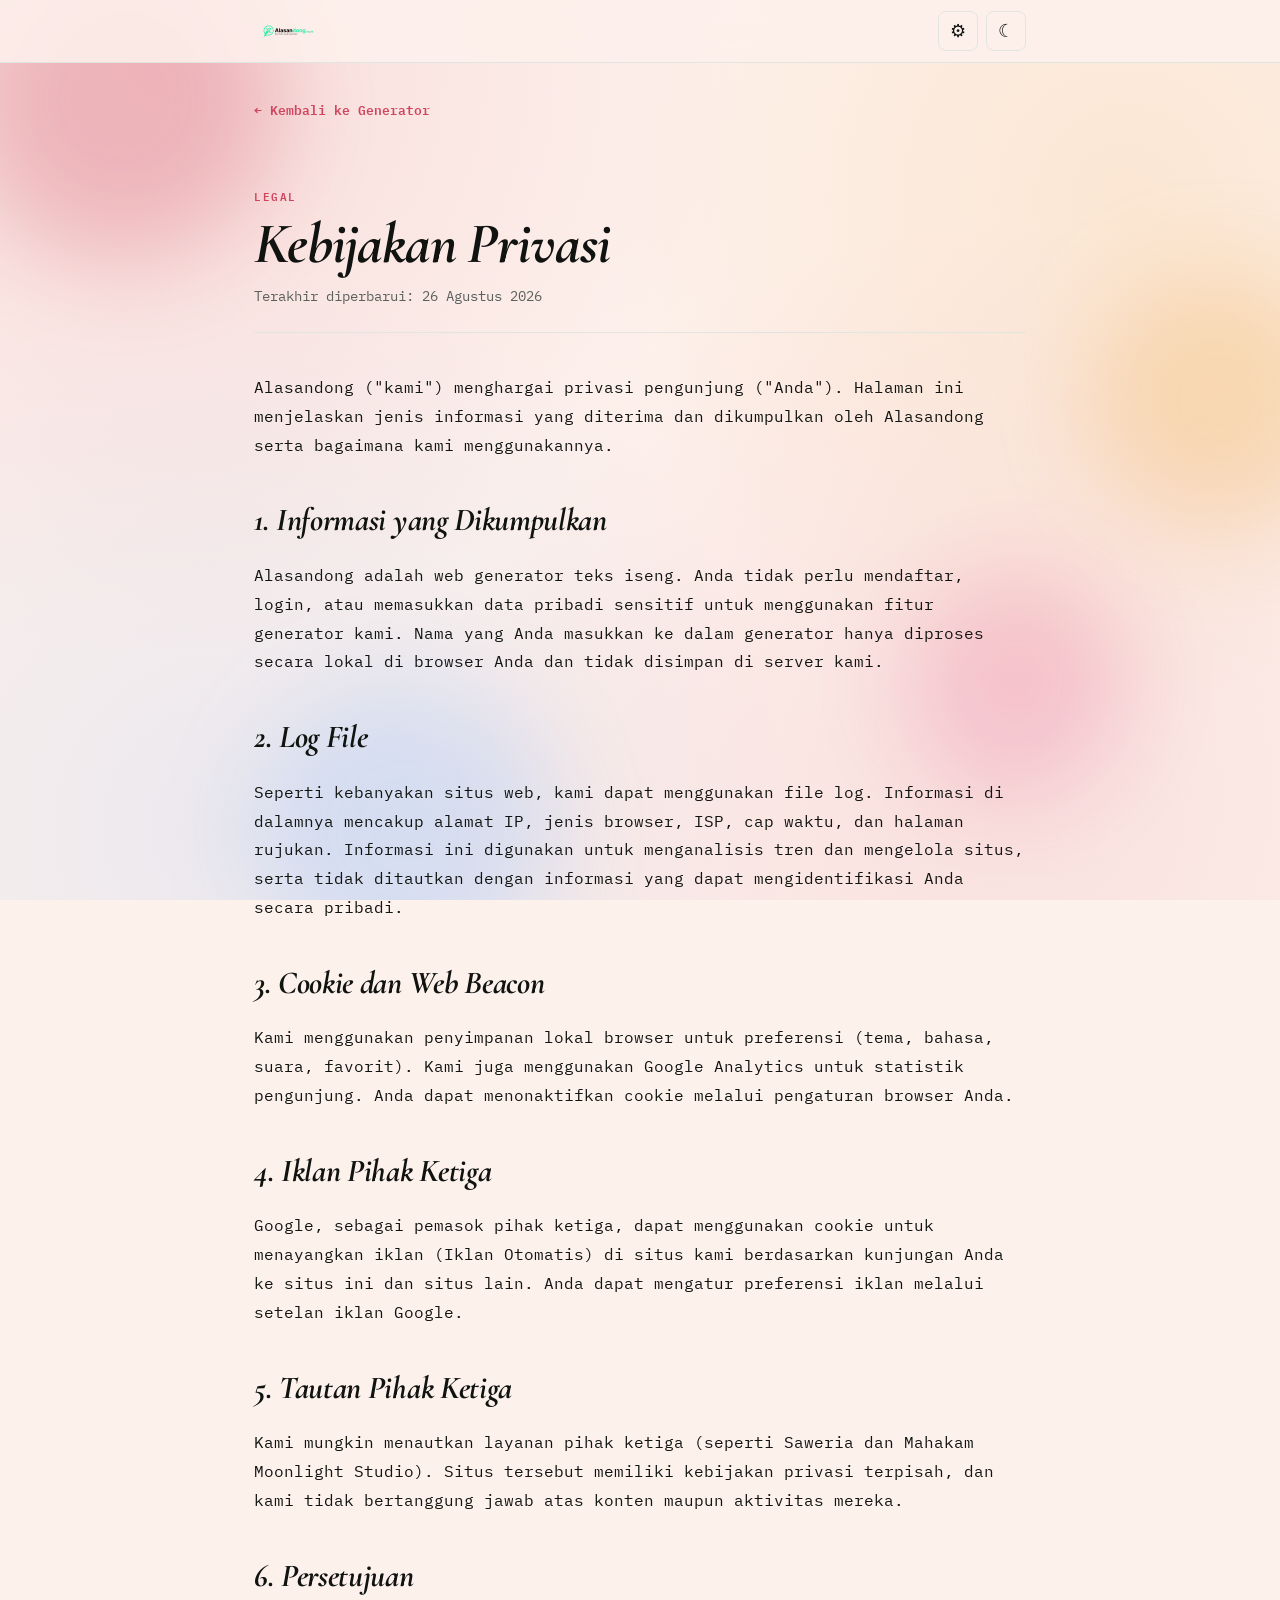
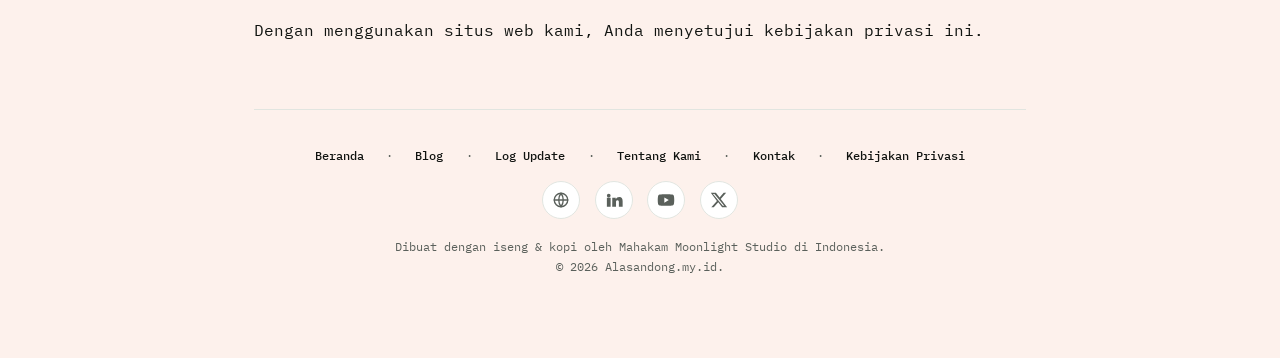
<file: privacy-policy.html>
<!DOCTYPE html>
<html lang="id">
<head>
  <meta charset="UTF-8">
  <meta name="viewport" content="width=device-width, initial-scale=1.0">
  <title>Kebijakan Privasi Alasandong — Data Lokal, Tanpa Server</title>
  <meta name="description" content="Kebijakan privasi Alasandong: data kamu diproses lokal di browser tanpa server. Penjelasan soal log file, cookie, Google Analytics, dan iklan pihak ketiga.">
  <meta name="keywords" content="kebijakan privasi alasandong, privacy policy, data lokal, keamanan data alasandong">
  <meta name="author" content="Mahakam Moonlight Studio">
  <meta name="robots" content="index, follow">
  <meta property="og:site_name" content="Alasandong">
  <meta property="og:locale" content="id_ID">
  <meta property="og:title" content="Kebijakan Privasi — Alasandong">
  <meta property="og:description" content="Kebijakan privasi Alasandong: data kamu diproses lokal di browser, tanpa server.">
  <meta property="og:type" content="website">
  <meta property="og:url" content="https://alasandong.my.id/privacy-policy.html">
  <meta property="og:image" content="https://alasandong.my.id/assets/logo.png">
  <meta name="twitter:card" content="summary">
  <meta name="twitter:title" content="Kebijakan Privasi — Alasandong">
  <meta name="twitter:description" content="Kebijakan privasi Alasandong: data kamu diproses lokal di browser, tanpa server.">
  <meta name="twitter:image" content="https://alasandong.my.id/assets/logo.png">
  <link rel="canonical" href="https://alasandong.my.id/privacy-policy.html">
  <link rel="alternate" hreflang="id" href="https://alasandong.my.id/privacy-policy.html">
  <link rel="alternate" hreflang="x-default" href="https://alasandong.my.id/privacy-policy.html">
  <link rel="icon" href="assets/icon-192.png" type="image/png" sizes="192x192">
  <link rel="preconnect" href="https://fonts.googleapis.com">
  <link rel="preconnect" href="https://fonts.gstatic.com" crossorigin>
  <link rel="stylesheet" href="https://fonts.googleapis.com/css2?family=Cormorant+Garamond:ital,wght@1,600;1,700&family=IBM+Plex+Mono:wght@400;500;600&display=swap" media="print" onload="this.media='all'">
  <noscript><link rel="stylesheet" href="https://fonts.googleapis.com/css2?family=Cormorant+Garamond:ital,wght@1,600;1,700&family=IBM+Plex+Mono:wght@400;500;600&display=swap"></noscript>
  <link rel="stylesheet" href="css/style.css">
  <script type="application/ld+json">
  {"@context":"https://schema.org","@type":"WebPage","name":"Kebijakan Privasi Alasandong","url":"https://alasandong.my.id/privacy-policy.html","inLanguage":"id","description":"Kebijakan privasi Alasandong: data kamu diproses lokal di browser, tanpa server.","dateModified":"2026-08-26","publisher":{"@type":"Organization","name":"Mahakam Moonlight Studio","logo":{"@type":"ImageObject","url":"https://alasandong.my.id/assets/logo.png"}},"breadcrumb":{"@type":"BreadcrumbList","itemListElement":[{"@type":"ListItem","position":1,"name":"Beranda","item":"https://alasandong.my.id/"},{"@type":"ListItem","position":2,"name":"Kebijakan Privasi","item":"https://alasandong.my.id/privacy-policy.html"}]}}
  </script>
  <script>
  (function(){try{var t=localStorage.getItem('alasandong_theme');if(!t&&window.matchMedia&&window.matchMedia('(prefers-color-scheme: dark)').matches)t='dark';if(t==='high-contrast')t='dark';if(t==='dark')document.documentElement.classList.add('dark-mode');var m=localStorage.getItem('alasandong_motion');if(m==='off')document.documentElement.classList.add('reduce-motion');var h=new Date().getHours();var dp=h>=5&&h<10?'dawn':h>=10&&h<16?'day':h>=16&&h<19?'dusk':'night';document.documentElement.setAttribute('data-daypart',dp);}catch(e){}})();
  </script>
</head>
<body>
<a href="#main" class="skip-link">Lewati ke konten utama</a>

  <div class="bg-decor" aria-hidden="true"><span></span><span></span><span></span><span></span></div>

  <div class="topbar">
    <div class="topbar-inner">
      <a href="/" class="brand-mini" aria-label="Alasandong">
        <img id="brand-logo" src="assets/brand-logo-dark-sm.png" alt="Alasandong" width="61" height="34" fetchpriority="high">
      </a>
      <div class="topbar-actions">
        <button id="settings-toggle" class="icon-btn" data-i18n-title="settings.open" title="Pengaturan" aria-label="Pengaturan">⚙</button>
        <button id="theme-toggle" class="icon-btn" title="Ganti ke Mode Gelap" aria-label="Ganti ke Mode Gelap">☾</button>
      </div>
    </div>
  </div>

  <main id="main">
    <a href="/" class="back-link" data-i18n="nav.backGen">← Kembali ke Generator</a>

    <section class="page-hero" data-reveal>
      <div class="eyebrow">Legal</div>
      <h1>Kebijakan Privasi</h1>
      <p class="sub">Terakhir diperbarui: 26 Agustus 2026</p>
    </section>

    <section class="prose" data-reveal>
      <p>Alasandong ("kami") menghargai privasi pengunjung ("Anda"). Halaman ini menjelaskan jenis informasi yang diterima dan dikumpulkan oleh Alasandong serta bagaimana kami menggunakannya.</p>

      <h2>1. Informasi yang Dikumpulkan</h2>
      <p>Alasandong adalah web generator teks iseng. Anda tidak perlu mendaftar, login, atau memasukkan data pribadi sensitif untuk menggunakan fitur generator kami. Nama yang Anda masukkan ke dalam generator hanya diproses secara lokal di browser Anda dan tidak disimpan di server kami.</p>

      <h2>2. Log File</h2>
      <p>Seperti kebanyakan situs web, kami dapat menggunakan file log. Informasi di dalamnya mencakup alamat IP, jenis browser, ISP, cap waktu, dan halaman rujukan. Informasi ini digunakan untuk menganalisis tren dan mengelola situs, serta tidak ditautkan dengan informasi yang dapat mengidentifikasi Anda secara pribadi.</p>

      <h2>3. Cookie dan Web Beacon</h2>
      <p>Kami menggunakan penyimpanan lokal browser untuk preferensi (tema, bahasa, suara, favorit). Kami juga menggunakan Google Analytics untuk statistik pengunjung. Anda dapat menonaktifkan cookie melalui pengaturan browser Anda.</p>

      <h2>4. Iklan Pihak Ketiga</h2>
      <p>Google, sebagai pemasok pihak ketiga, dapat menggunakan cookie untuk menayangkan iklan (Iklan Otomatis) di situs kami berdasarkan kunjungan Anda ke situs ini dan situs lain. Anda dapat mengatur preferensi iklan melalui setelan iklan Google.</p>

      <h2>5. Tautan Pihak Ketiga</h2>
      <p>Kami mungkin menautkan layanan pihak ketiga (seperti Saweria dan Mahakam Moonlight Studio). Situs tersebut memiliki kebijakan privasi terpisah, dan kami tidak bertanggung jawab atas konten maupun aktivitas mereka.</p>

      <h2>6. Persetujuan</h2>
      <p>Dengan menggunakan situs web kami, Anda menyetujui kebijakan privasi ini.</p>
    </section>

    <footer>
      <nav class="footer-nav">
        <a href="/" data-i18n="nav.home">Beranda</a> ·
        <a href="blog.html" data-i18n="nav.blog">Blog</a> ·
        <a href="log-update.html" data-i18n="nav.log">Log Update</a> ·
        <a href="about.html" data-i18n="nav.about">Tentang Kami</a> ·
        <a href="contact.html" data-i18n="nav.contact">Kontak</a> ·
        <a href="privacy-policy.html" data-i18n="nav.privacy">Kebijakan Privasi</a>
      </nav>
      <div class="footer-social">
        <a href="https://mahakam-moonlight-studio.page.gd/" target="_blank" rel="noopener noreferrer me" title="Website Mahakam Moonlight Studio" aria-label="Website Mahakam Moonlight Studio">
          <svg viewBox="0 0 24 24" fill="none" stroke="currentColor" stroke-width="1.8" stroke-linecap="round" stroke-linejoin="round" aria-hidden="true" focusable="false"><circle cx="12" cy="12" r="9"/><path d="M3 12h18M12 3a15 15 0 0 1 0 18a15 15 0 0 1 0-18"/></svg>
        </a>
        <a href="https://www.linkedin.com/in/muhammad-fauzan-raffa-al-habsy-369628411/" target="_blank" rel="noopener noreferrer me" title="LinkedIn" aria-label="LinkedIn">
          <svg viewBox="0 0 24 24" fill="currentColor" aria-hidden="true" focusable="false"><path d="M4.98 3.5a2.5 2.5 0 1 1 0 5a2.5 2.5 0 0 1 0-5M2.5 9h5v12h-5zM9.5 9h4.8v1.64h.07a5.26 5.26 0 0 1 4.73-2.6c3.37 0 4.4 2.22 4.4 5.61V21h-5v-6.13c0-1.46-.52-2.46-1.83-2.46c-1 0-1.6.67-1.86 1.32c-.1.23-.12.55-.12.87V21h-5s.07-10.9 0-12z"/></svg>
        </a>
        <a href="https://www.youtube.com/@MahakamMoonlightStudio" target="_blank" rel="noopener noreferrer me" title="YouTube" aria-label="YouTube">
          <svg viewBox="0 0 24 24" fill="currentColor" aria-hidden="true" focusable="false"><path d="M23 12s0-3.6-.46-5.32a2.78 2.78 0 0 0-1.95-1.96C18.88 4.25 12 4.25 12 4.25s-6.88 0-8.59.47A2.78 2.78 0 0 0 1.46 6.7C1 8.4 1 12 1 12s0 3.6.46 5.32a2.78 2.78 0 0 0 1.95 1.96c1.71.47 8.59.47 8.59.47s6.88 0 8.59-.47a2.78 2.78 0 0 0 1.95-1.96C23 15.6 23 12 23 12M9.75 15.5v-7l6 3.5z"/></svg>
        </a>
        <a href="https://x.com/MahakamMoocb" target="_blank" rel="noopener noreferrer me" title="X (Twitter)" aria-label="X (Twitter)">
          <svg viewBox="0 0 24 24" fill="currentColor" aria-hidden="true" focusable="false"><path d="M18.24 2.25h3.31l-7.23 8.26l8.5 11.24h-6.64l-5.2-6.8l-5.95 6.8H1.72l7.5-8.57L1.07 2.25h6.81l4.89 6.46zm-1.16 17.52h1.83L5.9 4.13H3.94z"/></svg>
        </a>
      </div>
      <p class="small" data-i18n="footer.credit">Dibuat dengan iseng & kopi oleh Mahakam Moonlight Studio di Indonesia.</p>
      <p class="small">&copy; 2026 Alasandong.my.id.</p>
    </footer>
  </main>

  <button type="button" id="to-top" class="to-top" aria-label="Kembali ke atas" title="Kembali ke atas">↑</button>

  <script src="js/i18n.js" defer></script>
  <script src="js/sound.js" defer></script>
  <script src="js/font.js" defer></script>
  <script src="js/daypart.js" defer></script>
  <script src="js/theme.js" defer></script>
  <script src="js/modal.js" defer></script>
  <script src="js/settings.js" defer></script>
  <script src="js/page.js" defer></script>
  <script src="js/analytics.js" defer></script>
</body>
</html>
</file>
<file: css/style.css>
/* Font default (Cormorant Garamond + IBM Plex Mono) dimuat async via <link>
   di <head>. Font preset opsional dimuat on-demand oleh FontManager saat
   dipilih user, agar tidak memblokir render awal (hemat ~1s di mobile). */

/* ============================================================
   Alasandong — tema editorial hangat.
   Palet brand dari logo: HIJAU, PUTIH, HITAM.
   Display serif italic + body mono. Tenang, bukan brutalis.
   Catatan: nama token --bata adalah warisan versi merah;
   nilainya sekarang HIJAU. Jangan diubah balik.
   ============================================================ */

:root {
  color-scheme: light;
  --kertas: #fafaf8;   /* putih hangat */
  --tinta: #101310;    /* hitam lembut */
  --bata: #147a4e;     /* AKSEN HIJAU (warisan nama token) */
  --abu: #5a605b;
  --garis: #e1e5e0;
  --putih: #ffffff;    /* kartu */
  --bayang: 0 1px 10px rgba(16, 19, 16, 0.06);
  --radius: 8px;
  /* Tipografi bisa diganti user via Pengaturan (FontManager) */
  --font-display: 'Cormorant Garamond', Georgia, serif;
  --font-body: 'IBM Plex Mono', ui-monospace, monospace;
}

.dark-mode {
  color-scheme: dark;
  --kertas: #0c0f12;   /* nyaris hitam, dasar neon */
  --tinta: #eafff4;
  --bata: #00ffa3;     /* neon emerald */
  --abu: #8fb8a8;
  --garis: #1d2a26;
  --putih: #12181c;
  --bayang: 0 0 18px rgba(0, 255, 163, 0.14);
}

/* ----- Nuansa mengikuti waktu (mode terang) -----
   Dibatasi :not(.dark-mode) agar --kertas terang tidak "bocor"
   menimpa latar gelap (specificity atribut > kelas). */
:root:not(.dark-mode)[data-daypart="dawn"] {
  --bata: #d98324;               /* pagi keemasan */
  --kertas: #fdf6ee;
}
:root:not(.dark-mode)[data-daypart="day"] {
  --bata: #147a4e;               /* siang hijau segar */
  --kertas: #fafaf8;
}
:root:not(.dark-mode)[data-daypart="dusk"] {
  --bata: #d1465f;               /* senja jingga-merah */
  --kertas: #fdf1ec;
}
:root:not(.dark-mode)[data-daypart="night"] {
  --bata: #5b6cff;               /* malam biru-ungu */
  --kertas: #f2f2fb;
}

/* Mode gelap tetap neon apa pun waktunya, aksen ikut bergeser (tanpa ubah --kertas) */
:root.dark-mode[data-daypart="dawn"]  { --bata: #ffd24a; }
:root.dark-mode[data-daypart="day"]   { --bata: #00ffa3; }
:root.dark-mode[data-daypart="dusk"]  { --bata: #ff5cc8; }
:root.dark-mode[data-daypart="night"] { --bata: #7c8bff; }

.high-contrast {
  color-scheme: dark;
  --kertas: #000000;
  --tinta: #ffffff;
  --bata: #21e786;     /* hijau neon agar terbaca di atas hitam */
  --abu: #cccccc;
  --garis: #888888;
  --putih: #000000;
  --bayang: none;
}

* {
  box-sizing: border-box;
  margin: 0;
  padding: 0;
}

body {
  font-family: var(--font-body);
  background: var(--kertas);
  color: var(--tinta);
  line-height: 1.75;
  -webkit-font-smoothing: antialiased;
  transition: background-color 0.25s ease, color 0.25s ease;
  position: relative;
}

/* Latar berwarna lembut + blob dekoratif (bukan putih murni) */
body {
  background-color: var(--kertas);
  background-image:
    radial-gradient(circle at 12% 8%, color-mix(in srgb, var(--bata) 12%, transparent), transparent 42%),
    radial-gradient(circle at 88% 22%, color-mix(in srgb, #f0a63a 14%, transparent), transparent 40%),
    radial-gradient(circle at 78% 88%, color-mix(in srgb, var(--bata) 10%, transparent), transparent 45%),
    radial-gradient(circle at 18% 92%, color-mix(in srgb, #6aa9ff 12%, transparent), transparent 42%);
  background-attachment: fixed;
}

.dark-mode body,
body.dark-mode {
  background-image:
    radial-gradient(circle at 12% 8%, color-mix(in srgb, var(--bata) 22%, transparent), transparent 40%),
    radial-gradient(circle at 88% 22%, rgba(255, 92, 200, 0.16), transparent 38%),
    radial-gradient(circle at 78% 88%, color-mix(in srgb, var(--bata) 20%, transparent), transparent 42%),
    radial-gradient(circle at 18% 92%, rgba(124, 139, 255, 0.18), transparent 40%);
}

/* Blob lebih terang & pekat di mode gelap (kesan neon) */
.dark-mode .bg-decor span {
  opacity: 0.42;
  filter: blur(56px);
}

.dark-mode .bg-decor span:nth-child(1) { background: color-mix(in srgb, var(--bata) 80%, transparent); }
.dark-mode .bg-decor span:nth-child(2) { background: rgba(255, 92, 200, 0.55); }
.dark-mode .bg-decor span:nth-child(3) { background: rgba(124, 139, 255, 0.5); }
.dark-mode .bg-decor span:nth-child(4) { background: rgba(0, 255, 163, 0.4); }

/* Blob mengambang di belakang konten */
.bg-decor {
  position: fixed;
  inset: 0;
  z-index: -1;
  overflow: hidden;
  pointer-events: none;
}

.bg-decor span {
  position: absolute;
  display: block;
  border-radius: 50%;
  filter: blur(48px);
  opacity: 0.5;
  animation: blob-float 18s ease-in-out infinite;
}

.bg-decor span:nth-child(1) { width: 320px; height: 320px; background: color-mix(in srgb, var(--bata) 55%, transparent); top: -60px; left: -40px; animation-delay: 0s; }
.bg-decor span:nth-child(2) { width: 260px; height: 260px; background: rgba(240, 166, 58, 0.5); top: 30%; right: -70px; animation-delay: -4s; }
.bg-decor span:nth-child(3) { width: 300px; height: 300px; background: rgba(106, 169, 255, 0.4); bottom: -80px; left: 20%; animation-delay: -8s; }
.bg-decor span:nth-child(4) { width: 220px; height: 220px; background: rgba(225, 29, 100, 0.32); bottom: 12%; right: 12%; animation-delay: -12s; }

@keyframes blob-float {
  0%, 100% { transform: translate(0, 0) scale(1); }
  33%      { transform: translate(30px, -24px) scale(1.08); }
  66%      { transform: translate(-24px, 20px) scale(0.94); }
}

.reduce-motion .bg-decor span { animation: none; }

/* Sentuhan neon di mode gelap */
.dark-mode .hero-title {
  text-shadow: 0 0 18px color-mix(in srgb, var(--bata) 45%, transparent);
}
.dark-mode .hero-cta,
.dark-mode button.generate {
  box-shadow: 0 0 20px color-mix(in srgb, var(--bata) 35%, transparent);
}
.dark-mode .hero-cta:hover,
.dark-mode button.generate:hover {
  box-shadow: 0 0 30px color-mix(in srgb, var(--bata) 55%, transparent);
}
.dark-mode .icon-btn:hover,
.dark-mode .badge {
  box-shadow: 0 0 14px color-mix(in srgb, var(--bata) 30%, transparent);
}

/* Hormati preferensi pengguna: matikan animasi non-esensial */
@media (prefers-reduced-motion: reduce) {
  * {
    animation-duration: 0.001ms !important;
    animation-iteration-count: 1 !important;
    transition-duration: 0.001ms !important;
    scroll-behavior: auto !important;
  }
}
.reduce-motion *,
.reduce-motion *::before,
.reduce-motion *::after {
  animation-duration: 0.001ms !important;
  animation-iteration-count: 1 !important;
  transition-duration: 0.001ms !important;
  scroll-behavior: auto !important;
}

/* ---------- Topbar ---------- */

.topbar {
  position: sticky;
  top: 0;
  z-index: 50;
  background: color-mix(in srgb, var(--kertas) 88%, transparent);
  backdrop-filter: blur(10px);
  -webkit-backdrop-filter: blur(10px);
  border-bottom: 1px solid var(--garis);
}

.topbar-inner {
  max-width: 820px;
  margin: 0 auto;
  padding: 0.7rem 1.5rem;
  display: flex;
  align-items: center;
  justify-content: space-between;
  gap: 1rem;
}

.brand-mini img {
  height: 34px;
  width: auto;
  display: block;
}

.topbar-actions {
  display: flex;
  gap: 0.5rem;
  flex-shrink: 0;
}

.icon-btn {
  width: 40px;
  height: 40px;
  display: inline-flex;
  align-items: center;
  justify-content: center;
  background: transparent;
  border: 1px solid var(--garis);
  border-radius: var(--radius);
  color: var(--tinta);
  font-size: 1.1rem;
  cursor: pointer;
  transition: border-color 0.15s ease, background 0.15s ease, transform 0.15s ease;
}

.icon-btn:hover {
  border-color: var(--bata);
  transform: translateY(-1px);
}

.icon-btn:active { transform: translateY(0); }

/* ---------- Hero ---------- */

.hero {
  text-align: center;
  padding: 3rem 0 1rem;
  animation: hero-in 0.7s cubic-bezier(0.22, 1, 0.36, 1) both;
}

.hero-mascot {
  font-size: 3.4rem;
  line-height: 1;
  margin-bottom: 0.75rem;
  display: inline-block;
  animation: mascot-bob 3.2s ease-in-out infinite;
}

@keyframes mascot-bob {
  0%, 100% { transform: translateY(0) rotate(-3deg); }
  50%      { transform: translateY(-10px) rotate(3deg); }
}

.reduce-motion .hero-mascot { animation: none; }

.hero-quip {
  margin-top: 1.1rem;
  font-family: var(--font-display);
  font-style: italic;
  font-size: 1.05rem;
  color: var(--abu);
  min-height: 1.4em;
}

@keyframes hero-in {
  from { opacity: 0; transform: translateY(16px); }
  to   { opacity: 1; transform: translateY(0); }
}

.hero-title {
  font-family: var(--font-display);
  font-size: clamp(2.4rem, 8vw, 4.5rem);
  font-weight: 700;
  font-style: italic;
  line-height: 1.02;
  letter-spacing: -0.02em;
  margin-bottom: 1rem;
  max-width: 15ch;
  margin-left: auto;
  margin-right: auto;
}

.hero-sub {
  max-width: 52ch;
  margin: 0 auto 1.5rem;
}

.hero-badges {
  display: flex;
  gap: 0.6rem;
  justify-content: center;
  flex-wrap: wrap;
  margin-bottom: 1.75rem;
}

.badge {
  font-size: 0.68rem;
  text-transform: uppercase;
  letter-spacing: 0.08em;
  padding: 0.35rem 0.8rem;
  border: 1px solid var(--garis);
  border-radius: 999px;
  color: var(--abu);
  background: var(--putih);
}

.hero-cta {
  background: var(--tinta);
  color: var(--kertas);
  border: 1px solid var(--tinta);
  border-radius: var(--radius);
  padding: 0.9rem 2rem;
  font-family: inherit;
  font-size: 0.9rem;
  font-weight: 600;
  text-transform: uppercase;
  letter-spacing: 0.06em;
  cursor: pointer;
  transition: background 0.18s ease, border-color 0.18s ease, transform 0.18s ease, box-shadow 0.18s ease;
}

.hero-cta:hover {
  background: var(--bata);
  border-color: var(--bata);
  transform: translateY(-2px);
  box-shadow: 0 8px 22px color-mix(in srgb, var(--bata) 30%, transparent);
}

.hero-cta:active { transform: translateY(0); }

/* ---------- Reveal on scroll ---------- */

[data-reveal] {
  opacity: 0;
  transform: translateY(22px);
  transition: opacity 0.6s ease, transform 0.6s cubic-bezier(0.22, 1, 0.36, 1);
  will-change: opacity, transform;
}

[data-reveal].revealed {
  opacity: 1;
  transform: translateY(0);
}

.reduce-motion [data-reveal] {
  opacity: 1;
  transform: none;
}

main {
  max-width: 820px;
  margin: 0 auto;
  padding: 2rem 1.5rem 5rem;
}

/* ---------- Page hero (halaman sekunder) ---------- */

.page-hero {
  padding: 2.5rem 0 1.5rem;
  border-bottom: 1px solid var(--garis);
  margin-bottom: 2.5rem;
  animation: hero-in 0.6s cubic-bezier(0.22, 1, 0.36, 1) both;
}

.page-hero .eyebrow {
  font-size: 0.7rem;
  text-transform: uppercase;
  letter-spacing: 0.14em;
  color: var(--bata);
  font-weight: 600;
  margin-bottom: 0.6rem;
}

.page-hero h1 {
  font-family: var(--font-display);
  font-size: clamp(2.2rem, 7vw, 3.6rem);
  font-weight: 700;
  font-style: italic;
  line-height: 1.02;
  letter-spacing: -0.02em;
  margin-bottom: 0.6rem;
}

.page-hero .sub { max-width: 60ch; }

.back-link {
  display: inline-flex;
  align-items: center;
  gap: 0.4rem;
  margin-bottom: 1.5rem;
  color: var(--bata);
  text-decoration: none;
  font-weight: 600;
  font-size: 0.8rem;
  transition: gap 0.15s ease;
}

.back-link:hover { gap: 0.65rem; text-decoration: underline; }

/* ---------- Prose (artikel & halaman teks) ---------- */

.prose {
  font-size: 1rem;
  line-height: 1.8;
}

.prose h2 {
  font-family: var(--font-display);
  font-style: italic;
  font-size: clamp(1.5rem, 4vw, 2rem);
  margin: 2rem 0 0.75rem;
  letter-spacing: -0.01em;
}

.prose h3 {
  font-size: 1.05rem;
  margin: 1.5rem 0 0.5rem;
  font-weight: 600;
}

.prose p { margin-bottom: 1.15rem; }

.prose ul, .prose ol {
  margin: 0 0 1.15rem 1.25rem;
  padding-left: 0.75rem;
}

.prose li { margin-bottom: 0.5rem; }

.prose a {
  color: var(--bata);
  font-weight: 600;
  text-decoration: none;
}

.prose a:hover { text-decoration: underline; }

.prose blockquote {
  border-left: 3px solid var(--bata);
  padding: 0.4rem 0 0.4rem 1.25rem;
  margin: 1.5rem 0;
  font-family: var(--font-display);
  font-style: italic;
  font-size: 1.25rem;
  color: var(--abu);
}

/* ---------- Blog: daftar kartu ---------- */

.blog-grid {
  display: grid;
  grid-template-columns: repeat(auto-fill, minmax(280px, 1fr));
  gap: 1.5rem;
}

.blog-card {
  display: flex;
  flex-direction: column;
  border: 1px solid var(--garis);
  border-radius: calc(var(--radius) + 4px);
  overflow: hidden;
  background: var(--putih);
  text-decoration: none;
  color: inherit;
  box-shadow: var(--bayang);
  transition: transform 0.2s cubic-bezier(0.22, 1, 0.36, 1), box-shadow 0.2s ease, border-color 0.2s ease;
}

.blog-card:hover {
  transform: translateY(-4px);
  box-shadow: 0 16px 40px rgba(0, 0, 0, 0.14);
  border-color: var(--bata);
}

.blog-card.featured {
  grid-column: 1 / -1;
  flex-direction: row;
  flex-wrap: wrap;
}

.blog-cover {
  position: relative;
  aspect-ratio: 16 / 9;
  overflow: hidden;
  background: linear-gradient(135deg, color-mix(in srgb, var(--bata) 60%, #000 8%), color-mix(in srgb, var(--bata) 25%, #000 45%));
}

.blog-card.featured .blog-cover {
  flex: 1 1 340px;
  aspect-ratio: auto;
  min-height: 240px;
}

.blog-cover img {
  width: 100%;
  height: 100%;
  object-fit: cover;
  display: block;
  transition: transform 0.4s ease;
}

.blog-card:hover .blog-cover img { transform: scale(1.05); }

.blog-body {
  padding: 1.4rem 1.5rem 1.6rem;
  display: flex;
  flex-direction: column;
  gap: 0.5rem;
}

.blog-card.featured .blog-body {
  flex: 1 1 340px;
  justify-content: center;
}

.blog-tag {
  align-self: flex-start;
  font-size: 0.62rem;
  text-transform: uppercase;
  letter-spacing: 0.1em;
  font-weight: 600;
  color: var(--bata);
  background: color-mix(in srgb, var(--bata) 12%, transparent);
  padding: 0.25rem 0.6rem;
  border-radius: 999px;
}

.blog-card h2, .blog-card h3 {
  font-family: var(--font-display);
  font-style: italic;
  line-height: 1.15;
  letter-spacing: -0.01em;
}

.blog-card h2 { font-size: 1.7rem; }
.blog-card h3 { font-size: 1.3rem; }

.blog-card p {
  font-size: 0.88rem;
  color: var(--abu);
  line-height: 1.6;
}

.blog-meta {
  font-size: 0.68rem;
  text-transform: uppercase;
  letter-spacing: 0.06em;
  color: var(--abu);
  margin-top: 0.3rem;
}

.read-more {
  margin-top: 0.4rem;
  font-size: 0.75rem;
  font-weight: 600;
  text-transform: uppercase;
  letter-spacing: 0.05em;
  color: var(--bata);
}

/* ---------- Artikel tunggal ---------- */

.article-cover {
  width: 100%;
  aspect-ratio: 16 / 9;
  object-fit: cover;
  border-radius: calc(var(--radius) + 4px);
  margin-bottom: 1.75rem;
  box-shadow: var(--bayang);
}

.article-figure {
  margin: 1.75rem 0;
}

.article-figure img {
  width: 100%;
  border-radius: var(--radius);
  display: block;
}

.article-figure figcaption {
  font-size: 0.72rem;
  color: var(--abu);
  text-align: center;
  margin-top: 0.5rem;
  font-style: italic;
}

.article-share {
  display: flex;
  gap: 0.6rem;
  flex-wrap: wrap;
  margin: 2rem 0;
  padding-top: 1.5rem;
  border-top: 1px solid var(--garis);
}

header {
  margin-bottom: 3.5rem;
  border-bottom: 1px solid var(--garis);
  padding-bottom: 2rem;
}

/* Baris header: judul/logo (kiri) + tombol tema (kanan atas).
   Kiri boleh menyusut agar tombol tetap sejajar di kanan atas,
   tidak turun ke baris bawah saat judul panjang. */
header > div {
  align-items: flex-start;
}

header > div > div:first-child {
  flex: 1 1 auto;
  min-width: 0;
}

header > div > div:last-child {
  flex: 0 0 auto;
}

header h1 {
  overflow-wrap: break-word;
}

h1 {
  font-family: var(--font-display);
  font-size: clamp(3rem, 10vw, 6rem);
  font-weight: 700;
  font-style: italic;
  line-height: 0.9;
  letter-spacing: -0.02em;
  color: var(--tinta);
  margin-bottom: 0.45em;
}

.sub {
  font-size: 0.88rem;
  color: var(--abu);
}

section {
  margin-bottom: 3.5rem;
}

/* ---------- Generator ---------- */

.generator-box {
  border: 1px solid var(--garis);
  border-radius: calc(var(--radius) + 6px);
  padding: 2.25rem;
  background: color-mix(in srgb, var(--putih) 92%, transparent);
  backdrop-filter: blur(8px);
  -webkit-backdrop-filter: blur(8px);
  margin-bottom: 3rem;
  box-shadow: var(--bayang);
  position: relative;
}

/* Pita warna di tepi atas kotak generator */
.generator-box::before {
  content: '';
  position: absolute;
  top: 0; left: 0; right: 0;
  height: 4px;
  border-radius: calc(var(--radius) + 6px) calc(var(--radius) + 6px) 0 0;
  background: linear-gradient(90deg, var(--bata), #6aa9ff, #f0a63a, #e11d64, var(--bata));
  background-size: 200% 100%;
  animation: ribbon-slide 8s linear infinite;
}

@keyframes ribbon-slide {
  from { background-position: 0 0; }
  to   { background-position: 200% 0; }
}

.reduce-motion .generator-box::before { animation: none; }

.form-group {
  margin-bottom: 1.4rem;
}

label {
  display: block;
  font-size: 0.72rem;
  font-weight: 500;
  text-transform: uppercase;
  letter-spacing: 0.09em;
  margin-bottom: 0.45rem;
  color: var(--abu);
}

input, select, textarea {
  width: 100%;
  padding: 0.8rem 0.9rem;
  border: 1px solid var(--garis);
  background: var(--kertas);
  font-family: inherit;
  font-size: 0.93rem;
  color: var(--tinta);
  border-radius: var(--radius);
  transition: border-color 0.15s ease;
}

input:hover, select:hover, textarea:hover {
  border-color: var(--abu);
}

input:focus, select:focus, textarea:focus {
  outline: none;
  border-color: var(--bata);
  box-shadow: 0 0 0 3px color-mix(in srgb, var(--bata) 15%, transparent);
}

input, select, textarea {
  transition: border-color 0.15s ease, box-shadow 0.15s ease;
}

textarea {
  resize: vertical;
  min-height: 88px;
}

.grid-2 {
  display: grid;
  grid-template-columns: 1fr 1fr;
  gap: 1.25rem;
}

@media (max-width: 600px) {
  .grid-2 {
    grid-template-columns: 1fr;
  }
  .generator-box {
    padding: 1.5rem;
  }
}

.generate-row {
  display: flex;
  gap: 0.75rem;
  margin-top: 1.6rem;
}

.generate-row .btn-secondary {
  flex-shrink: 0;
}

button.generate {
  width: 100%;
  background: var(--tinta);
  color: var(--kertas);
  border: 1px solid var(--tinta);
  border-radius: var(--radius);
  padding: 0.95rem 1.75rem;
  font-family: inherit;
  font-size: 0.9rem;
  font-weight: 600;
  cursor: pointer;
  letter-spacing: 0.06em;
  text-transform: uppercase;
  transition: background 0.15s ease, border-color 0.15s ease;
}

button.generate:hover {
  background: var(--bata);
  border-color: var(--bata);
}

button.generate:active {
  transform: translateY(1px);
}

.generate-type-btn,
.btn-secondary,
.btn-accent,
.generate,
.icon-btn,
.seg-btn {
  min-height: 40px;
}

.result-box {
  margin-top: 2rem;
  padding: 1.75rem;
  border: 1px solid var(--garis);
  border-radius: var(--radius);
  background: var(--kertas);
}

.result-box.pop {
  animation: result-pop 0.45s cubic-bezier(0.22, 1, 0.36, 1) both;
}

@keyframes result-pop {
  from { opacity: 0; transform: translateY(10px) scale(0.99); }
  to   { opacity: 1; transform: translateY(0) scale(1); }
}

.result-text {
  font-family: var(--font-display);
  font-size: 1.65rem;
  font-style: italic;
  line-height: 1.4;
  margin-bottom: 0.9rem;
  white-space: pre-wrap;
}

.result-meta {
  font-size: 0.72rem;
  color: var(--abu);
  text-transform: uppercase;
  letter-spacing: 0.07em;
  margin-bottom: 1.25rem;
}

.action-btns {
  display: flex;
  flex-wrap: wrap;
  gap: 0.6rem;
  margin-bottom: 1.25rem;
}

.btn-secondary {
  background: transparent;
  border: 1px solid var(--garis);
  color: var(--tinta);
  padding: 0.55rem 1.05rem;
  font-family: inherit;
  font-size: 0.78rem;
  font-weight: 500;
  cursor: pointer;
  text-transform: uppercase;
  letter-spacing: 0.05em;
  border-radius: var(--radius);
  transition: border-color 0.14s ease, background 0.14s ease, color 0.14s ease, transform 0.14s ease;
}

.btn-secondary:hover {
  border-color: var(--tinta);
  transform: translateY(-1px);
}

.btn-secondary:active { transform: translateY(0); }

.btn-secondary.active {
  background: var(--bata);
  border-color: var(--bata);
  color: #fff;
}

.btn-accent {
  background: var(--bata);
  border: 1px solid var(--bata);
  color: #fff;
  padding: 0.55rem 1.05rem;
  font-family: inherit;
  font-size: 0.78rem;
  font-weight: 600;
  cursor: pointer;
  text-transform: uppercase;
  letter-spacing: 0.05em;
  border-radius: var(--radius);
  transition: opacity 0.12s ease;
}

.btn-accent:hover {
  opacity: 0.88;
}

.rating-system {
  font-size: 0.78rem;
  border-top: 1px solid var(--garis);
  padding-top: 0.85rem;
  display: flex;
  flex-wrap: wrap;
  align-items: center;
  gap: 0.5rem;
  color: var(--abu);
}

/* ---------- Mode gambar ---------- */

.generate-type-selector {
  display: flex;
  gap: 0.6rem;
  margin-bottom: 1.5rem;
}

.generate-type-btn {
  flex: 1;
  padding: 0.7rem;
  background: transparent;
  border: 1px solid var(--garis);
  border-radius: var(--radius);
  cursor: pointer;
  font-family: inherit;
  font-size: 0.82rem;
  font-weight: 500;
  text-transform: uppercase;
  letter-spacing: 0.04em;
  color: var(--abu);
  transition: all 0.15s ease;
}

.generate-type-btn:hover {
  border-color: var(--abu);
  color: var(--tinta);
}

.generate-type-btn.active {
  background: var(--tinta);
  border-color: var(--tinta);
  color: var(--kertas);
}

.image-options {
  margin-top: 1.5rem;
  padding: 1.4rem;
  background: var(--kertas);
  border: 1px solid var(--garis);
  border-radius: var(--radius);
}

.image-options h3 {
  font-family: var(--font-display);
  font-style: italic;
  font-size: 1.25rem;
  margin-bottom: 1rem;
}

.color-picker-group {
  display: flex;
  flex-wrap: wrap;
  gap: 1rem;
  align-items: center;
  margin-bottom: 0.75rem;
}

.color-picker-group label {
  display: inline-flex;
  align-items: center;
  gap: 0.5rem;
  margin: 0;
  text-transform: none;
  letter-spacing: 0.02em;
  font-size: 0.8rem;
}

.color-picker-group input[type="color"] {
  width: 40px;
  height: 32px;
  padding: 2px;
  border: 1px solid var(--garis);
  border-radius: calc(var(--radius) / 2);
  cursor: pointer;
  background: none;
}

.image-preview {
  border: 1px solid var(--garis);
  border-radius: var(--radius);
  background:
    linear-gradient(45deg, color-mix(in srgb, var(--garis) 30%, var(--kertas)) 25%, transparent 25%) -8px 0/16px 16px,
    linear-gradient(-45deg, color-mix(in srgb, var(--garis) 30%, var(--kertas)) 25%, transparent 25%) -8px 0/16px 16px,
    var(--putih);
  padding: 1.5rem;
  margin-top: 0.5rem;
  text-align: center;
}

.image-preview img {
  max-width: 100%;
  height: auto;
  border-radius: 14px;
  box-shadow: 0 10px 34px rgba(0, 0, 0, 0.22);
  animation: card-in 0.5s cubic-bezier(0.22, 1, 0.36, 1) both;
}

@keyframes card-in {
  from { opacity: 0; transform: translateY(12px) scale(0.97); }
  to   { opacity: 1; transform: translateY(0) scale(1); }
}

.reduce-motion .image-preview img { animation: none; }

/* Preset warna cepat (gaya NGL) */
.preset-row {
  display: flex;
  flex-wrap: wrap;
  gap: 0.6rem;
}

/* Grid ukuran ekspor sosmed */
.size-grid {
  display: grid;
  grid-template-columns: repeat(2, 1fr);
  gap: 0.6rem;
}

@media (min-width: 520px) {
  .size-grid { grid-template-columns: repeat(4, 1fr); }
}

.size-btn {
  display: flex;
  flex-direction: column;
  align-items: flex-start;
  gap: 0.15rem;
  padding: 0.7rem 0.8rem;
  background: transparent;
  border: 1px solid var(--garis);
  border-radius: var(--radius);
  cursor: pointer;
  font-family: inherit;
  text-align: left;
  transition: border-color 0.14s ease, background 0.14s ease, transform 0.14s ease;
}

.size-btn:hover {
  border-color: var(--abu);
  transform: translateY(-1px);
}

.size-btn.active {
  border-color: var(--bata);
  background: color-mix(in srgb, var(--bata) 10%, transparent);
}

.size-name {
  font-size: 0.78rem;
  font-weight: 600;
  color: var(--tinta);
}

.size-dim {
  font-size: 0.62rem;
  letter-spacing: 0.03em;
  color: var(--abu);
}

.preset-swatch {
  width: 44px;
  height: 44px;
  border-radius: 50%;
  border: 2px solid var(--garis);
  cursor: pointer;
  padding: 0;
  background: linear-gradient(135deg, var(--p1), var(--p2));
  transition: transform 0.14s ease, border-color 0.14s ease, box-shadow 0.14s ease;
}

.preset-swatch:hover {
  transform: translateY(-2px) scale(1.05);
  border-color: var(--abu);
}

.preset-swatch.active {
  border-color: var(--tinta);
  box-shadow: 0 0 0 3px color-mix(in srgb, var(--tinta) 22%, transparent);
}

/* ---------- Dinding kutipan ---------- */

.wall {
  background: var(--putih);
  border-top: 1px solid var(--garis);
  border-bottom: 1px solid var(--garis);
  padding: 3.5rem 2.5rem;
  margin: 3.5rem -1.5rem;
}

.wall h2 {
  font-family: var(--font-display);
  font-size: clamp(1.8rem, 4.5vw, 2.8rem);
  font-style: italic;
  margin-bottom: 2.25rem;
  letter-spacing: -0.01em;
}

.quote {
  font-size: 1.08rem;
  border-left: 2px solid var(--bata);
  padding-left: 1.25rem;
  margin-bottom: 1.75rem;
  line-height: 1.6;
  max-width: 620px;
}

.quote span {
  display: block;
  color: var(--bata);
  font-size: 0.72rem;
  margin-top: 0.45rem;
  text-transform: uppercase;
  letter-spacing: 0.07em;
  font-weight: 500;
}

.dark-mode .wall {
  background: var(--putih);
}

.high-contrast .wall {
  background: var(--putih);
  border-color: var(--tinta);
}

/* ---------- Kamus Gaul (slang) ---------- */

.slang h2 {
  font-family: var(--font-display);
  font-style: italic;
  font-size: clamp(1.8rem, 4.5vw, 2.6rem);
  margin-bottom: 0.4rem;
}

.slang .sub { margin-bottom: 1.5rem; }

.slang-grid {
  display: grid;
  grid-template-columns: repeat(auto-fill, minmax(150px, 1fr));
  gap: 0.8rem;
}

.slang-card {
  position: relative;
  min-height: 96px;
  border: none;
  background: none;
  padding: 0;
  cursor: pointer;
  perspective: 900px;
  font-family: inherit;
}

.slang-face {
  position: absolute;
  inset: 0;
  display: flex;
  flex-direction: column;
  align-items: flex-start;
  justify-content: center;
  gap: 0.3rem;
  padding: 0.9rem 1rem;
  border: 1px solid var(--garis);
  border-radius: var(--radius);
  background: var(--putih);
  backface-visibility: hidden;
  transition: transform 0.5s cubic-bezier(0.22, 1, 0.36, 1);
  text-align: left;
}

.slang-front { transform: rotateY(0deg); }
.slang-back {
  transform: rotateY(180deg);
  background: var(--bata);
  border-color: var(--bata);
}

.slang-card.flipped .slang-front { transform: rotateY(-180deg); }
.slang-card.flipped .slang-back { transform: rotateY(0deg); }

.slang-term {
  font-family: var(--font-display);
  font-style: italic;
  font-weight: 700;
  font-size: 1.35rem;
  color: var(--tinta);
  line-height: 1.1;
}

.slang-tap {
  font-size: 0.6rem;
  text-transform: uppercase;
  letter-spacing: 0.08em;
  color: var(--abu);
}

.slang-mean {
  font-size: 0.78rem;
  line-height: 1.4;
  color: #fff;
}

.slang-card:hover .slang-front {
  border-color: var(--bata);
}

.reduce-motion .slang-face { transition: none; }

/* ---------- Galeri Meme Absurd ---------- */

.memes h2 {
  font-family: var(--font-display);
  font-style: italic;
  font-size: clamp(1.8rem, 4.5vw, 2.6rem);
  margin-bottom: 0.4rem;
}

.memes .sub { margin-bottom: 1.5rem; }

.meme-grid {
  display: grid;
  grid-template-columns: repeat(auto-fill, minmax(200px, 1fr));
  gap: 1rem;
}

.meme-card {
  position: relative;
  margin: 0;
  border-radius: calc(var(--radius) + 4px);
  overflow: hidden;
  border: 1px solid var(--garis);
  box-shadow: var(--bayang);
  aspect-ratio: 1 / 1;
  transition: transform 0.25s cubic-bezier(0.22, 1, 0.36, 1), box-shadow 0.25s ease;
}

.meme-card:hover {
  transform: translateY(-4px) rotate(-1deg);
  box-shadow: 0 16px 36px rgba(0, 0, 0, 0.2);
}

.meme-card img {
  width: 100%;
  height: 100%;
  object-fit: cover;
  display: block;
  transition: transform 0.4s ease;
}

.meme-card:hover img { transform: scale(1.08); }

.meme-card figcaption {
  position: absolute;
  inset: auto 0 0 0;
  padding: 1.5rem 0.9rem 0.7rem;
  font-family: var(--font-display);
  font-style: italic;
  font-size: 0.98rem;
  line-height: 1.25;
  color: #fff;
  background: linear-gradient(to top, rgba(0,0,0,0.82), rgba(0,0,0,0));
}

.dark-mode .meme-card:hover {
  box-shadow: 0 0 26px color-mix(in srgb, var(--bata) 40%, transparent);
}

/* ---------- SEO / Tentang + FAQ ---------- */

.seo-about {
  border: 1px solid var(--garis);
  border-radius: calc(var(--radius) + 6px);
  padding: 2.25rem;
  background: color-mix(in srgb, var(--putih) 92%, transparent);
  backdrop-filter: blur(8px);
  -webkit-backdrop-filter: blur(8px);
  box-shadow: var(--bayang);
}

.seo-about h2 {
  font-family: var(--font-display);
  font-style: italic;
  font-size: clamp(1.8rem, 4.5vw, 2.6rem);
  margin-bottom: 0.9rem;
}

.seo-about h3 {
  font-family: var(--font-display);
  font-style: italic;
  font-size: 1.4rem;
  margin: 1.75rem 0 0.75rem;
}

.seo-about p { margin-bottom: 1rem; color: var(--tinta); }
.seo-about ul { margin: 0 0 1rem 1.25rem; padding-left: 0.75rem; }
.seo-about li { margin-bottom: 0.5rem; }

.faq details {
  border: 1px solid var(--garis);
  border-radius: var(--radius);
  padding: 0.4rem 1rem;
  margin-bottom: 0.6rem;
  background: var(--kertas);
  transition: border-color 0.15s ease;
}

.faq details[open] { border-color: var(--bata); }

.faq summary {
  cursor: pointer;
  font-weight: 600;
  padding: 0.6rem 0;
  list-style: none;
  position: relative;
  padding-right: 1.6rem;
}

.faq summary::-webkit-details-marker { display: none; }

.faq summary::after {
  content: '+';
  position: absolute;
  right: 0.2rem;
  top: 50%;
  transform: translateY(-50%);
  font-size: 1.2rem;
  color: var(--bata);
  transition: transform 0.2s ease;
}

.faq details[open] summary::after { content: '\2212'; }

.faq details p {
  margin: 0 0 0.7rem;
  font-size: 0.9rem;
  color: var(--abu);
}

/* ---------- Studio (Di Balik Alasandong) ---------- */

.studio {  background: var(--putih);
  border: 1px solid var(--garis);
  border-radius: var(--radius);
  padding: 2.5rem;
  text-align: center;
  box-shadow: var(--bayang);
  margin-top: 3rem;
}

.studio h2 {
  font-family: var(--font-display);
  font-style: italic;
  font-size: clamp(1.8rem, 4.5vw, 2.6rem);
  margin-bottom: 1rem;
}

.studio p {
  max-width: 56ch;
  margin: 0 auto 1.5rem;
  color: var(--abu);
  font-size: 0.9rem;
}

.studio-link {
  display: inline-block;
  background: transparent;
  color: var(--bata);
  border: 1px solid var(--bata);
  padding: 0.7rem 1.5rem;
  text-decoration: none;
  font-size: 0.8rem;
  font-weight: 600;
  letter-spacing: 0.06em;
  text-transform: uppercase;
  border-radius: var(--radius);
  transition: background 0.15s ease, color 0.15s ease, transform 0.15s ease;
}

.studio-link:hover {
  background: var(--bata);
  color: #fff;
  transform: translateY(-2px);
}

/* ---------- Settings panel ---------- */

.settings-overlay {
  position: fixed;
  inset: 0;
  background: rgba(15, 15, 15, 0.5);
  backdrop-filter: blur(2px);
  display: flex;
  align-items: flex-start;
  justify-content: center;
  z-index: 1100;
  padding: 1rem;
  opacity: 0;
  transition: opacity 0.2s ease;
}

.settings-overlay.show { opacity: 1; }

.settings-panel {
  background: var(--putih);
  border: 1px solid var(--garis);
  width: 100%;
  max-width: 420px;
  margin-top: 6vh;
  padding: 1.75rem;
  border-radius: calc(var(--radius) + 2px);
  box-shadow: 0 12px 40px rgba(0, 0, 0, 0.22);
  transform: translateY(-14px) scale(0.98);
  transition: transform 0.24s cubic-bezier(0.22, 1, 0.36, 1);
}

.settings-overlay.show .settings-panel {
  transform: translateY(0) scale(1);
}

.settings-head {
  display: flex;
  justify-content: space-between;
  align-items: center;
  margin-bottom: 1.25rem;
  padding-bottom: 0.9rem;
  border-bottom: 1px solid var(--garis);
}

.settings-head h3 {
  font-family: var(--font-display);
  font-style: italic;
  font-size: 1.5rem;
}

.settings-close {
  background: none;
  border: none;
  font-size: 1.5rem;
  line-height: 1;
  cursor: pointer;
  color: var(--abu);
  padding: 0.2rem 0.4rem;
  border-radius: var(--radius);
}

.settings-close:hover { color: var(--tinta); }

.settings-row {
  display: flex;
  align-items: center;
  justify-content: space-between;
  gap: 1rem;
  padding: 0.7rem 0;
}

.settings-label {
  font-size: 0.85rem;
  color: var(--tinta);
}

.seg {
  display: inline-flex;
  border: 1px solid var(--garis);
  border-radius: var(--radius);
  overflow: hidden;
}

.seg-btn {
  background: transparent;
  border: none;
  border-left: 1px solid var(--garis);
  color: var(--abu);
  padding: 0.5rem 0.85rem;
  font-family: inherit;
  font-size: 0.78rem;
  cursor: pointer;
  transition: background 0.12s ease, color 0.12s ease;
}

.seg-btn:first-child { border-left: none; }

.seg-btn.active {
  background: var(--bata);
  color: #fff;
}

.seg-btn:hover:not(.active) {
  color: var(--tinta);
}

.settings-select {
  width: auto;
  max-width: 200px;
  padding: 0.5rem 0.7rem;
  border: 1px solid var(--garis);
  background: var(--kertas);
  color: var(--tinta);
  font-family: var(--font-body);
  font-size: 0.8rem;
  border-radius: var(--radius);
  cursor: pointer;
}

.settings-select:focus {
  outline: none;
  border-color: var(--bata);
  box-shadow: 0 0 0 3px color-mix(in srgb, var(--bata) 15%, transparent);
}

/* ---------- Donasi (kartu menarik) ---------- */

.donate {
  position: relative;
  overflow: hidden;
  border-radius: calc(var(--radius) + 10px);
  padding: 3rem 2rem;
  text-align: center;
  color: #fff;
  background:
    radial-gradient(120% 120% at 15% 10%, #1ea672 0%, #0f6b45 45%, #0a3f2b 100%);
  border: 1px solid color-mix(in srgb, var(--bata) 60%, #000 10%);
  box-shadow: 0 18px 46px color-mix(in srgb, var(--bata) 26%, transparent);
}

.donate-glow {
  position: absolute;
  width: 260px;
  height: 260px;
  border-radius: 50%;
  background: radial-gradient(circle, rgba(255,255,255,0.28), rgba(255,255,255,0));
  top: -80px;
  right: -60px;
  filter: blur(6px);
  animation: donate-float 7s ease-in-out infinite;
  pointer-events: none;
}

@keyframes donate-float {
  0%, 100% { transform: translate(0, 0); }
  50%      { transform: translate(-24px, 22px); }
}

.donate-inner { position: relative; z-index: 1; }

.donate-emoji {
  font-size: 2.6rem;
  line-height: 1;
  margin-bottom: 0.6rem;
  animation: donate-bob 3s ease-in-out infinite;
}

@keyframes donate-bob {
  0%, 100% { transform: translateY(0) rotate(-4deg); }
  50%      { transform: translateY(-8px) rotate(4deg); }
}

.donate-title {
  font-family: var(--font-display);
  font-style: italic;
  font-size: clamp(1.6rem, 4.5vw, 2.4rem);
  margin-bottom: 0.75rem;
  color: #fff;
}

.donate-body {
  max-width: 48ch;
  margin: 0 auto 1.75rem;
  font-size: 0.9rem;
  color: rgba(255, 255, 255, 0.9);
}

.donate-btn {
  display: inline-flex;
  align-items: center;
  gap: 0.6rem;
  background: #fff;
  color: #0f6b45;
  padding: 1rem 2.2rem;
  border-radius: 999px;
  text-decoration: none;
  font-size: 0.92rem;
  font-weight: 700;
  letter-spacing: 0.04em;
  text-transform: uppercase;
  box-shadow: 0 10px 26px rgba(0, 0, 0, 0.28);
  transition: transform 0.18s cubic-bezier(0.22, 1, 0.36, 1), box-shadow 0.18s ease;
}

.donate-btn:hover {
  transform: translateY(-3px) scale(1.03);
  box-shadow: 0 16px 34px rgba(0, 0, 0, 0.34);
}

.donate-btn:active { transform: translateY(-1px) scale(1); }

.donate-btn-icon {
  display: inline-block;
  color: #e11d64;
  font-size: 1.1rem;
  animation: heart-beat 1.4s ease-in-out infinite;
}

@keyframes heart-beat {
  0%, 100% { transform: scale(1); }
  15%      { transform: scale(1.28); }
  30%      { transform: scale(1); }
  45%      { transform: scale(1.18); }
}

.donate-note {
  margin-top: 1rem;
  font-size: 0.72rem;
  letter-spacing: 0.06em;
  text-transform: uppercase;
  color: rgba(255, 255, 255, 0.72);
}

.reduce-motion .donate-glow,
.reduce-motion .donate-emoji,
.reduce-motion .donate-btn-icon { animation: none; }

/* ---------- Toast ---------- */

.toast {
  position: fixed;
  left: 50%;
  bottom: 26px;
  transform: translateX(-50%) translateY(20px);
  background: var(--tinta);
  color: var(--kertas);
  padding: 0.75rem 1.3rem;
  border-radius: 999px;
  font-size: 0.82rem;
  font-weight: 500;
  box-shadow: 0 8px 26px rgba(0, 0, 0, 0.3);
  opacity: 0;
  pointer-events: none;
  z-index: 1200;
  transition: opacity 0.25s ease, transform 0.25s cubic-bezier(0.22, 1, 0.36, 1);
  max-width: calc(100vw - 2rem);
  text-align: center;
}

.toast.show {
  opacity: 1;
  transform: translateX(-50%) translateY(0);
}

/* ---------- Kembali ke atas ---------- */

.to-top {
  position: fixed;
  right: 20px;
  bottom: 22px;
  width: 46px;
  height: 46px;
  border-radius: 50%;
  border: 1px solid var(--garis);
  background: var(--putih);
  color: var(--tinta);
  font-size: 1.2rem;
  cursor: pointer;
  z-index: 60;
  box-shadow: 0 6px 20px rgba(0, 0, 0, 0.2);
  opacity: 0;
  transform: translateY(14px) scale(0.9);
  pointer-events: none;
  transition: opacity 0.22s ease, transform 0.22s cubic-bezier(0.22, 1, 0.36, 1), border-color 0.15s ease;
}

.to-top.show {
  opacity: 1;
  transform: translateY(0) scale(1);
  pointer-events: auto;
}

.to-top:hover {
  border-color: var(--bata);
  transform: translateY(-2px) scale(1.05);
}

/* ---------- Footer ---------- */

footer {
  margin-top: 4rem;
  font-size: 0.74rem;
  color: var(--abu);
  border-top: 1px solid var(--garis);
  padding-top: 2.25rem;
  text-align: center;
}

.footer-nav {
  margin-bottom: 0.9rem;
  display: flex;
  flex-wrap: wrap;
  justify-content: center;
  gap: 0.4rem 1.4rem;
}

.footer-nav a {
  color: var(--tinta);
  text-decoration: none;
  font-weight: 500;
}

.footer-nav a:hover {
  color: var(--bata);
}

/* Ikon sosial: inline SVG (nol request tambahan, mewarisi currentColor). */
.footer-social {
  display: flex;
  justify-content: center;
  gap: 0.9rem;
  margin: 0 0 1.1rem;
}

.footer-social a {
  width: 38px;
  height: 38px;
  display: inline-flex;
  align-items: center;
  justify-content: center;
  border: 1px solid var(--garis);
  border-radius: 50%;
  color: var(--abu);
  background: var(--putih);
  transition: color 0.2s ease, border-color 0.2s ease, transform 0.2s ease;
}

.footer-social a:hover,
.footer-social a:focus-visible {
  color: var(--bata);
  border-color: var(--bata);
  transform: translateY(-2px);
}

.footer-social svg {
  width: 18px;
  height: 18px;
  display: block;
}

.reduce-motion .footer-social a { transition: none; }
.reduce-motion .footer-social a:hover { transform: none; }

/* Skip-link: accessible, hidden by default, visible on keyboard focus. */
.skip-link {
  position: absolute;
  top: -40px;
  left: 6px;
  padding: 0.5rem 0.85rem;
  background: var(--bata);
  color: #fff;
  font-size: 0.8rem;
  font-weight: 600;
  border-radius: 4px;
  z-index: 2000;
  transition: top 0.2s ease;
}
.skip-link:focus {
  top: 6px;
}

/* PWA install prompt: tombol tambah ke layar (hanya muncul saat didukung). */
#pwa-install-btn {
  display: none;
  position: fixed;
  bottom: 1.5rem;
  right: 1.5rem;
  z-index: 1999;
  background: var(--bata);
  color: #fff;
  border: 0;
  border-radius: 999px;
  padding: 0.55rem 1rem;
  font-size: 0.8rem;
  font-weight: 600;
  box-shadow: 0 4px 14px rgba(16, 19, 16, 0.2);
  cursor: pointer;
  backdrop-filter: blur(4px);
  transition: transform 0.2s ease, opacity 0.2s ease;
}
#pwa-install-btn:hover { transform: scale(1.04); }
#pwa-install-btn.show { display: inline-flex; align-items: center; gap: 0.4rem; }
.reduce-motion #pwa-install-btn:hover { transform: none; }

/* ---------- Artikel terkait (internal linking) ---------- */

.related {
  margin-top: 3rem;
  border-top: 1px solid var(--garis);
  padding-top: 1.75rem;
}

.related h2 {
  font-family: var(--font-display);
  font-style: italic;
  font-size: 1.5rem;
  margin-bottom: 1.1rem;
}

.related ul {
  list-style: none;
  margin: 0;
  padding: 0;
  display: grid;
  gap: 0.7rem;
}

.related a {
  color: var(--tinta);
  text-decoration: none;
  font-size: 0.86rem;
  font-weight: 500;
  display: inline-flex;
  gap: 0.5rem;
}

.related a:hover { color: var(--bata); text-decoration: underline; }

.related a::before {
  content: "\2192";
  color: var(--bata);
}

/* ---------- Performa: lewati render section di bawah viewport ----------
   content-visibility menunda layout/paint sampai section mendekati layar.
   contain-intrinsic-size memberi tinggi perkiraan supaya scrollbar stabil
   (tanpa ini scroll bisa melompat). */
.wall,
.slang,
.memes,
.seo-about,
.studio,
.donate,
.history-section {
  content-visibility: auto;
  contain-intrinsic-size: auto 600px;
}

/* ---------- Favorit & Riwayat ---------- */

.history-section {
  border: 1px solid var(--garis);
  border-radius: calc(var(--radius) + 6px);
  padding: 1.75rem;
  background: color-mix(in srgb, var(--putih) 92%, transparent);
  backdrop-filter: blur(8px);
  -webkit-backdrop-filter: blur(8px);
  margin-bottom: 3rem;
  box-shadow: var(--bayang);
}

.hist-head {
  display: flex;
  justify-content: space-between;
  align-items: flex-start;
  gap: 1rem;
  flex-wrap: wrap;
  margin-bottom: 1.1rem;
}

.history-section h2 {
  font-family: var(--font-display);
  font-style: italic;
  font-size: 1.6rem;
  margin-bottom: 0.25rem;
}

.history-section .sub {
  font-size: 0.78rem;
  margin: 0;
}

.hist-clear {
  padding: 0.4rem 0.85rem;
  font-size: 0.68rem;
  flex-shrink: 0;
}

/* Tab Semua / Favorit / Riwayat */
.hist-tabs {
  display: flex;
  gap: 0.4rem;
  padding: 0.3rem;
  background: color-mix(in srgb, var(--garis) 45%, transparent);
  border-radius: 999px;
  margin-bottom: 1rem;
  width: fit-content;
  max-width: 100%;
  flex-wrap: wrap;
}

.hist-tab {
  display: inline-flex;
  align-items: center;
  gap: 0.4rem;
  border: none;
  background: transparent;
  color: var(--abu);
  font-family: inherit;
  font-size: 0.75rem;
  font-weight: 600;
  padding: 0.45rem 1rem;
  border-radius: 999px;
  cursor: pointer;
  transition: background 0.16s ease, color 0.16s ease;
}

.hist-tab:hover { color: var(--tinta); }

.hist-tab.active {
  background: var(--putih);
  color: var(--tinta);
  box-shadow: 0 1px 6px rgba(0,0,0,0.12);
}

.dark-mode .hist-tab.active {
  box-shadow: 0 0 12px color-mix(in srgb, var(--bata) 30%, transparent);
}

.hist-count {
  font-size: 0.62rem;
  min-width: 1.3rem;
  text-align: center;
  padding: 0.05rem 0.35rem;
  border-radius: 999px;
  background: color-mix(in srgb, var(--bata) 18%, transparent);
  color: var(--bata);
  font-weight: 700;
}

/* Kotak pencarian dengan ikon */
.hist-search-wrap {
  position: relative;
  margin-bottom: 1.1rem;
}

.hist-search-icon {
  position: absolute;
  left: 0.85rem;
  top: 50%;
  transform: translateY(-50%);
  font-size: 1rem;
  color: var(--abu);
  pointer-events: none;
}

#search-input {
  width: 100%;
  padding: 0.7rem 0.9rem 0.7rem 2.4rem;
  border: 1px solid var(--garis);
  background: var(--kertas);
  font-family: inherit;
  font-size: 0.88rem;
  color: var(--tinta);
  border-radius: 999px;
}

#search-input:focus {
  outline: none;
  border-color: var(--bata);
  box-shadow: 0 0 0 3px color-mix(in srgb, var(--bata) 15%, transparent);
}

.history-list {
  font-size: 0.85rem;
  line-height: 1.55;
  display: flex;
  flex-direction: column;
  gap: 0.7rem;
}

/* Kartu entri baru (bukan sekadar border kiri) */
.history-list .entry {
  position: relative;
  border: 1px solid var(--garis);
  border-left: 3px solid var(--bata);
  border-radius: var(--radius);
  padding: 1rem 1.1rem 0.85rem;
  background: var(--putih);
  transition: transform 0.16s ease, box-shadow 0.16s ease, border-color 0.16s ease;
}

.history-list .entry:hover {
  transform: translateY(-2px);
  box-shadow: 0 8px 22px rgba(0,0,0,0.1);
}

.dark-mode .history-list .entry:hover {
  box-shadow: 0 0 18px color-mix(in srgb, var(--bata) 28%, transparent);
}

.history-list .entry.hist {
  border-left-color: var(--abu);
}

.history-list .entry-text {
  font-family: var(--font-display);
  font-style: italic;
  font-size: 1.12rem;
  line-height: 1.4;
  white-space: pre-wrap;
  margin-bottom: 0.35rem;
}

.history-list .entry-meta {
  font-size: 0.62rem;
  color: var(--abu);
  text-transform: uppercase;
  letter-spacing: 0.06em;
  margin-bottom: 0.6rem;
}

/* Baris tombol aksi per entri */
.entry-actions {
  display: flex;
  gap: 0.35rem;
  flex-wrap: wrap;
}

.entry-btn {
  width: 34px;
  height: 34px;
  display: inline-flex;
  align-items: center;
  justify-content: center;
  border: 1px solid var(--garis);
  background: var(--kertas);
  color: var(--tinta);
  border-radius: 8px;
  cursor: pointer;
  font-size: 0.95rem;
  transition: transform 0.14s ease, border-color 0.14s ease, background 0.14s ease, color 0.14s ease;
}

.entry-btn:hover {
  transform: translateY(-2px);
  border-color: var(--bata);
  color: var(--bata);
}

.entry-btn.active {
  color: var(--bata);
  border-color: var(--bata);
  background: color-mix(in srgb, var(--bata) 12%, transparent);
}

.entry-btn.danger:hover {
  border-color: #e11d64;
  color: #e11d64;
}

.entry-btn-ic { line-height: 1; }

.history-list .section-title {
  font-weight: 700;
  text-transform: uppercase;
  font-size: 0.68rem;
  letter-spacing: 0.1em;
  margin: 0.5rem 0 0.1rem;
}

.history-list .section-title.fav { color: var(--bata); }
.history-list .section-title.hist { color: var(--abu); }

.history-list .empty {
  color: var(--abu);
  text-align: center;
  padding: 2rem 1rem;
  border: 1px dashed var(--garis);
  border-radius: var(--radius);
}

/* ---------- Modal ---------- */

.modal-overlay {
  position: fixed;
  inset: 0;
  background: rgba(15, 15, 15, 0.55);
  backdrop-filter: blur(2px);
  display: flex;
  align-items: center;
  justify-content: center;
  z-index: 1000;
  padding: 1rem;
}

.modal-box {
  background: var(--putih);
  border: 1px solid var(--garis);
  width: 100%;
  max-width: 430px;
  padding: 1.75rem;
  border-radius: calc(var(--radius) + 2px);
  box-shadow: 0 8px 30px rgba(0, 0, 0, 0.18);
}

.modal-header {
  display: flex;
  justify-content: space-between;
  align-items: center;
  margin-bottom: 1.1rem;
  padding-bottom: 0.9rem;
  border-bottom: 1px solid var(--garis);
}

.modal-title {
  font-family: var(--font-display);
  font-size: 1.45rem;
  font-style: italic;
  font-weight: 700;
}

.modal-close {
  background: none;
  border: none;
  font-size: 1.4rem;
  line-height: 1;
  cursor: pointer;
  color: var(--abu);
  padding: 0.2rem 0.4rem;
  border-radius: var(--radius);
}

.modal-close:hover {
  color: var(--tinta);
}

.modal-body {
  margin-bottom: 1.4rem;
  font-size: 0.92rem;
  line-height: 1.65;
}

.modal-footer {
  text-align: right;
  display: flex;
  gap: 0.6rem;
  justify-content: flex-end;
}

/* ---------- Kontras tinggi: border dipertegas ---------- */

.high-contrast input,
.high-contrast select,
.high-contrast textarea,
.high-contrast .btn-secondary,
.high-contrast .generate-type-btn,
.high-contrast .generator-box,
.high-contrast .result-box,
.high-contrast .history-section,
.high-contrast .image-options,
.high-contrast .modal-box,
.high-contrast footer,
.high-contrast header {
  border-color: #ffffff;
}

.high-contrast .btn-secondary:hover,
.high-contrast .generate-type-btn.active {
  background: #ffffff;
  color: #000000;
}

.high-contrast .modal-close:hover {
  color: #ffffff;
}
</file>
